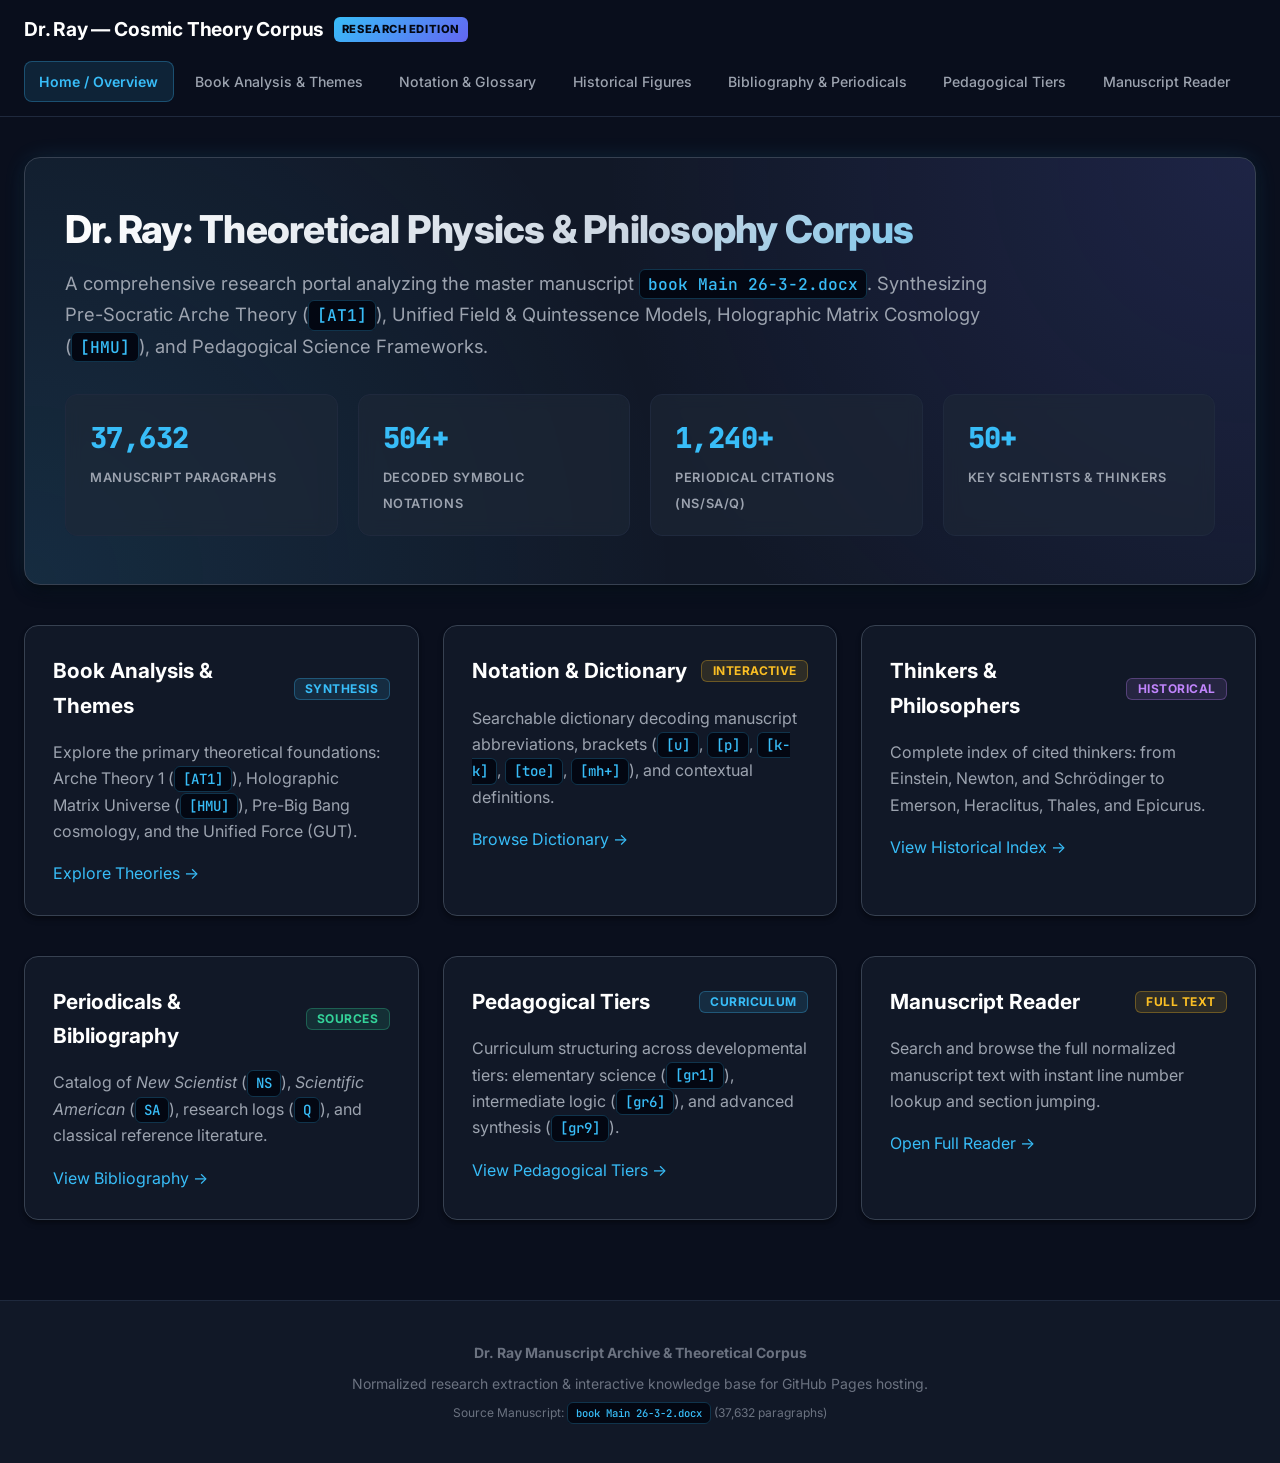
<file: index.html>
<!DOCTYPE html>
<html lang="en">
<head>
  <meta charset="UTF-8">
  <meta name="viewport" content="width=device-width, initial-scale=1.0">
  <title>Corpus Overview & Research Portal | Dr. Ray Theoretical Archive</title>
  <link rel="stylesheet" href="css/style.css">
  <link rel="preconnect" href="https://fonts.googleapis.com">
  <link rel="preconnect" href="https://fonts.gstatic.com" crossorigin>
</head>
<body>
<header class="site-header">
  <div class="header-container">
    <a href="index.html" class="brand-title">
      <span>Dr. Ray — Cosmic Theory Corpus</span>
      <span class="badge">Research Edition</span>
    </a>
    <nav class="main-nav">
      <a href="index.html" class="active">Home / Overview</a>
      <a href="core_theories.html">Book Analysis & Themes</a>
      <a href="glossary.html">Notation & Glossary</a>
      <a href="thinkers.html">Historical Figures</a>
      <a href="bibliography.html">Bibliography & Periodicals</a>
      <a href="pedagogy.html">Pedagogical Tiers</a>
      <a href="reader.html">Manuscript Reader</a>
    </nav>
  </div>
</header>

<main class="main-wrapper">
  <section class="hero">
    <h1>Dr. Ray: Theoretical Physics & Philosophy Corpus</h1>
    <p class="lead">
      A comprehensive research portal analyzing the master manuscript 
      <code>book Main 26-3-2.docx</code>. Synthesizing Pre-Socratic Arche Theory (<code>[AT1]</code>), 
      Unified Field & Quintessence Models, Holographic Matrix Cosmology (<code>[HMU]</code>), and 
      Pedagogical Science Frameworks.
    </p>
    <div class="hero-stats">
      <div class="stat-box">
        <span class="number">37,632</span>
        <span class="label">Manuscript Paragraphs</span>
      </div>
      <div class="stat-box">
        <span class="number">504+</span>
        <span class="label">Decoded Symbolic Notations</span>
      </div>
      <div class="stat-box">
        <span class="number">1,240+</span>
        <span class="label">Periodical Citations (NS/SA/Q)</span>
      </div>
      <div class="stat-box">
        <span class="number">50+</span>
        <span class="label">Key Scientists & Thinkers</span>
      </div>
    </div>
  </section>

  <div class="grid-3">
    <div class="card">
      <div class="card-title">
        <span>Book Analysis & Themes</span>
        <span class="badge-tag badge-blue">Synthesis</span>
      </div>
      <p style="color: var(--text-muted); margin-bottom: 1rem;">
        Explore the primary theoretical foundations: Arche Theory 1 (<code>[AT1]</code>), Holographic Matrix Universe (<code>[HMU]</code>), 
        Pre-Big Bang cosmology, and the Unified Force (GUT).
      </p>
      <a href="core_theories.html">Explore Theories &rarr;</a>
    </div>

    <div class="card">
      <div class="card-title">
        <span>Notation & Dictionary</span>
        <span class="badge-tag badge-gold">Interactive</span>
      </div>
      <p style="color: var(--text-muted); margin-bottom: 1rem;">
        Searchable dictionary decoding manuscript abbreviations, brackets (<code>[u]</code>, <code>[p]</code>, <code>[k-k]</code>, <code>[toe]</code>, <code>[mh+]</code>), and contextual definitions.
      </p>
      <a href="glossary.html">Browse Dictionary &rarr;</a>
    </div>

    <div class="card">
      <div class="card-title">
        <span>Thinkers & Philosophers</span>
        <span class="badge-tag badge-purple">Historical</span>
      </div>
      <p style="color: var(--text-muted); margin-bottom: 1rem;">
        Complete index of cited thinkers: from Einstein, Newton, and Schrödinger to Emerson, Heraclitus, Thales, and Epicurus.
      </p>
      <a href="thinkers.html">View Historical Index &rarr;</a>
    </div>
  </div>

  <div class="grid-3">
    <div class="card">
      <div class="card-title">
        <span>Periodicals & Bibliography</span>
        <span class="badge-tag badge-green">Sources</span>
      </div>
      <p style="color: var(--text-muted); margin-bottom: 1rem;">
        Catalog of <em>New Scientist</em> (<code>NS</code>), <em>Scientific American</em> (<code>SA</code>), research logs (<code>Q</code>), and classical reference literature.
      </p>
      <a href="bibliography.html">View Bibliography &rarr;</a>
    </div>

    <div class="card">
      <div class="card-title">
        <span>Pedagogical Tiers</span>
        <span class="badge-tag badge-blue">Curriculum</span>
      </div>
      <p style="color: var(--text-muted); margin-bottom: 1rem;">
        Curriculum structuring across developmental tiers: elementary science (<code>[gr1]</code>), intermediate logic (<code>[gr6]</code>), and advanced synthesis (<code>[gr9]</code>).
      </p>
      <a href="pedagogy.html">View Pedagogical Tiers &rarr;</a>
    </div>

    <div class="card">
      <div class="card-title">
        <span>Manuscript Reader</span>
        <span class="badge-tag badge-gold">Full Text</span>
      </div>
      <p style="color: var(--text-muted); margin-bottom: 1rem;">
        Search and browse the full normalized manuscript text with instant line number lookup and section jumping.
      </p>
      <a href="reader.html">Open Full Reader &rarr;</a>
    </div>
  </div>
</main>

<footer class="site-footer">
  <div style="max-width: 1200px; margin: 0 auto;">
    <p><strong>Dr. Ray Manuscript Archive & Theoretical Corpus</strong></p>
    <p style="margin-top: 0.5rem;">Normalized research extraction & interactive knowledge base for GitHub Pages hosting.</p>
    <p style="margin-top: 0.5rem; font-size: 0.75rem; color: var(--text-dim);">Source Manuscript: <code>book Main  26-3-2.docx</code> (37,632 paragraphs)</p>
  </div>
</footer>
</body>
</html>
</file>
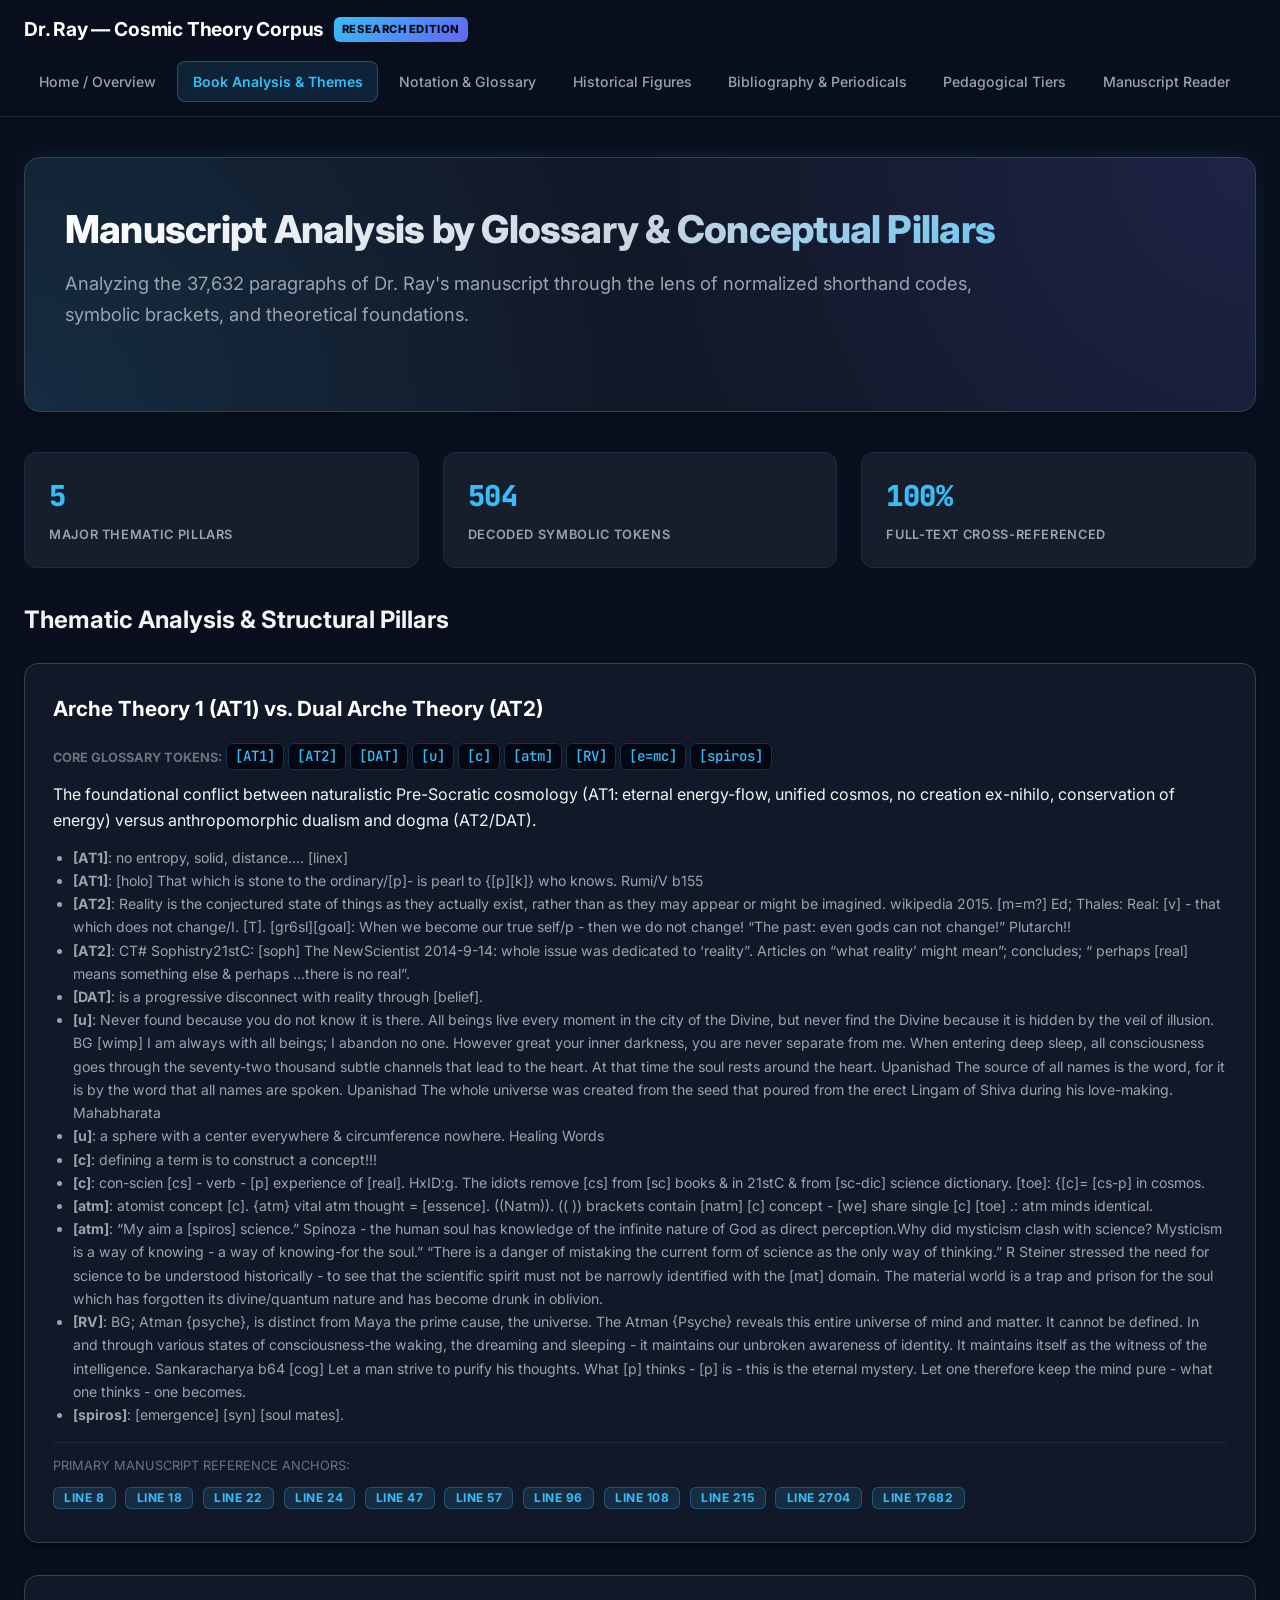
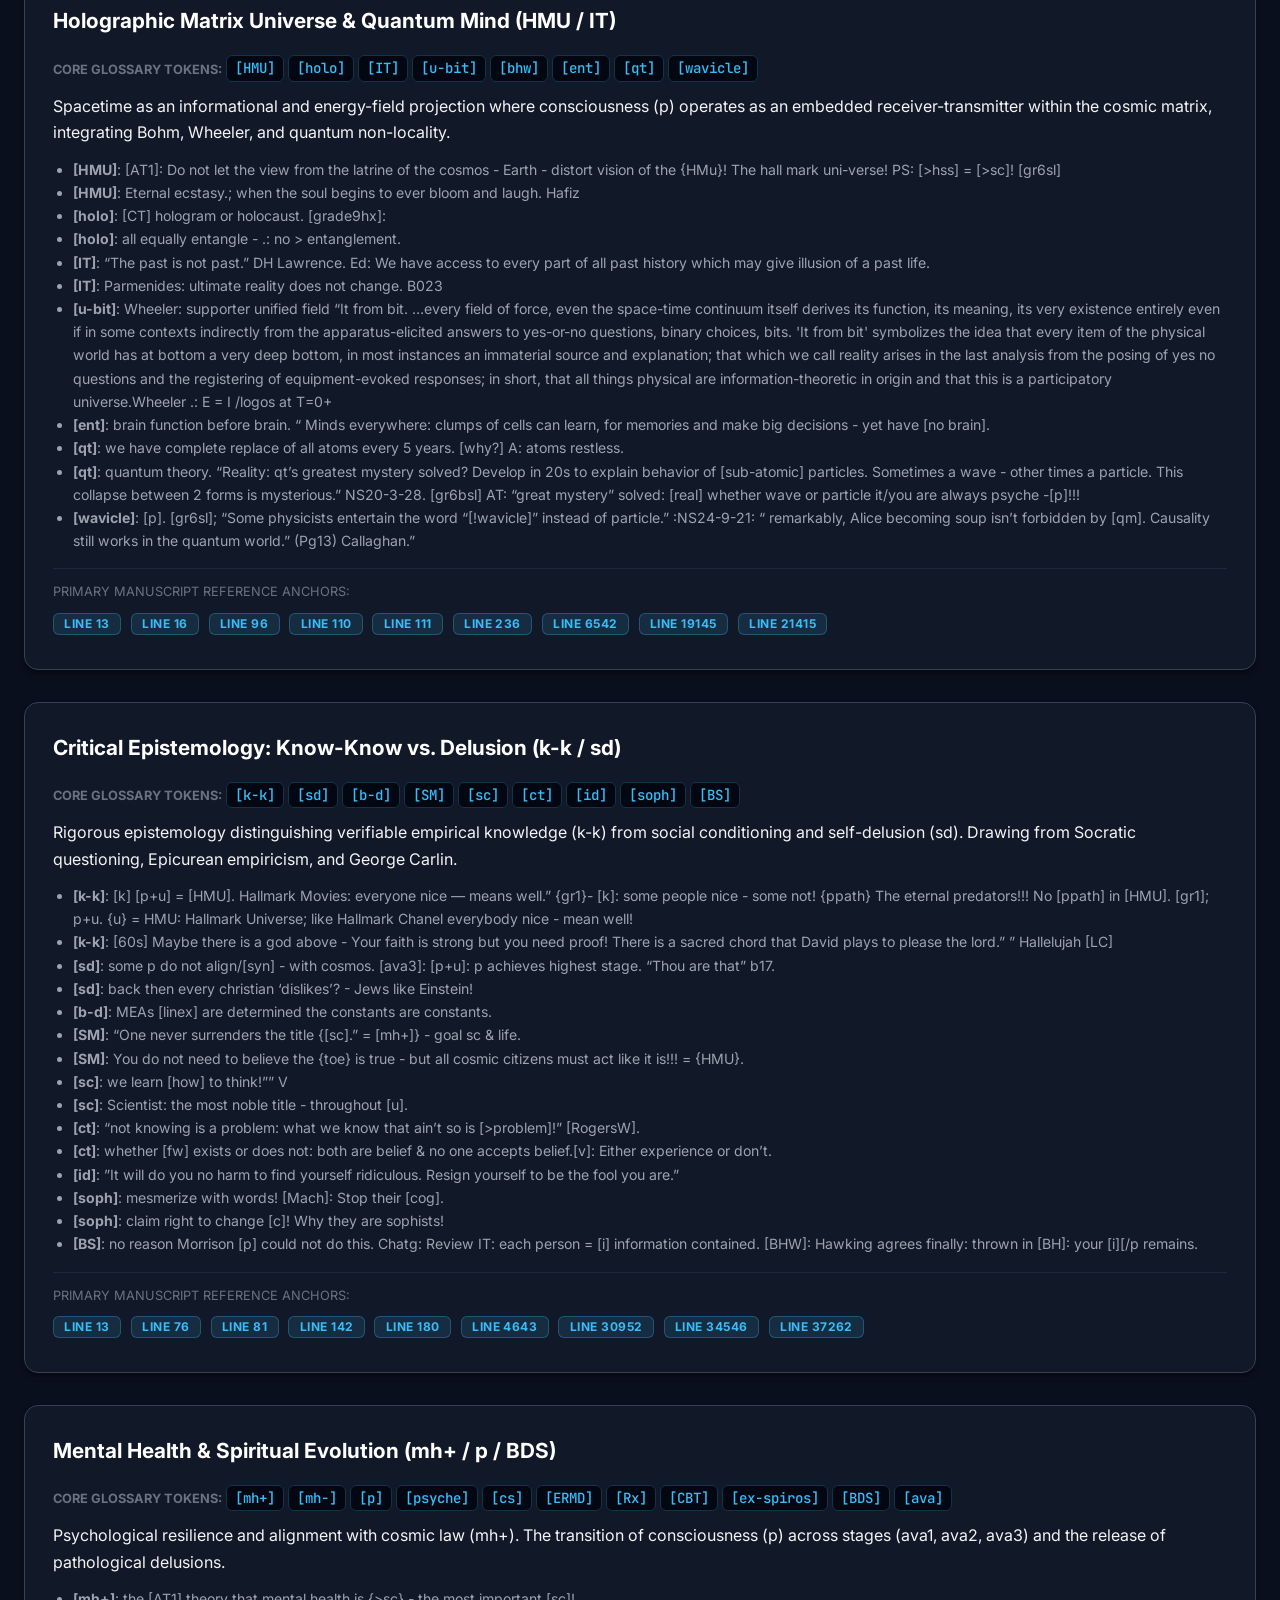
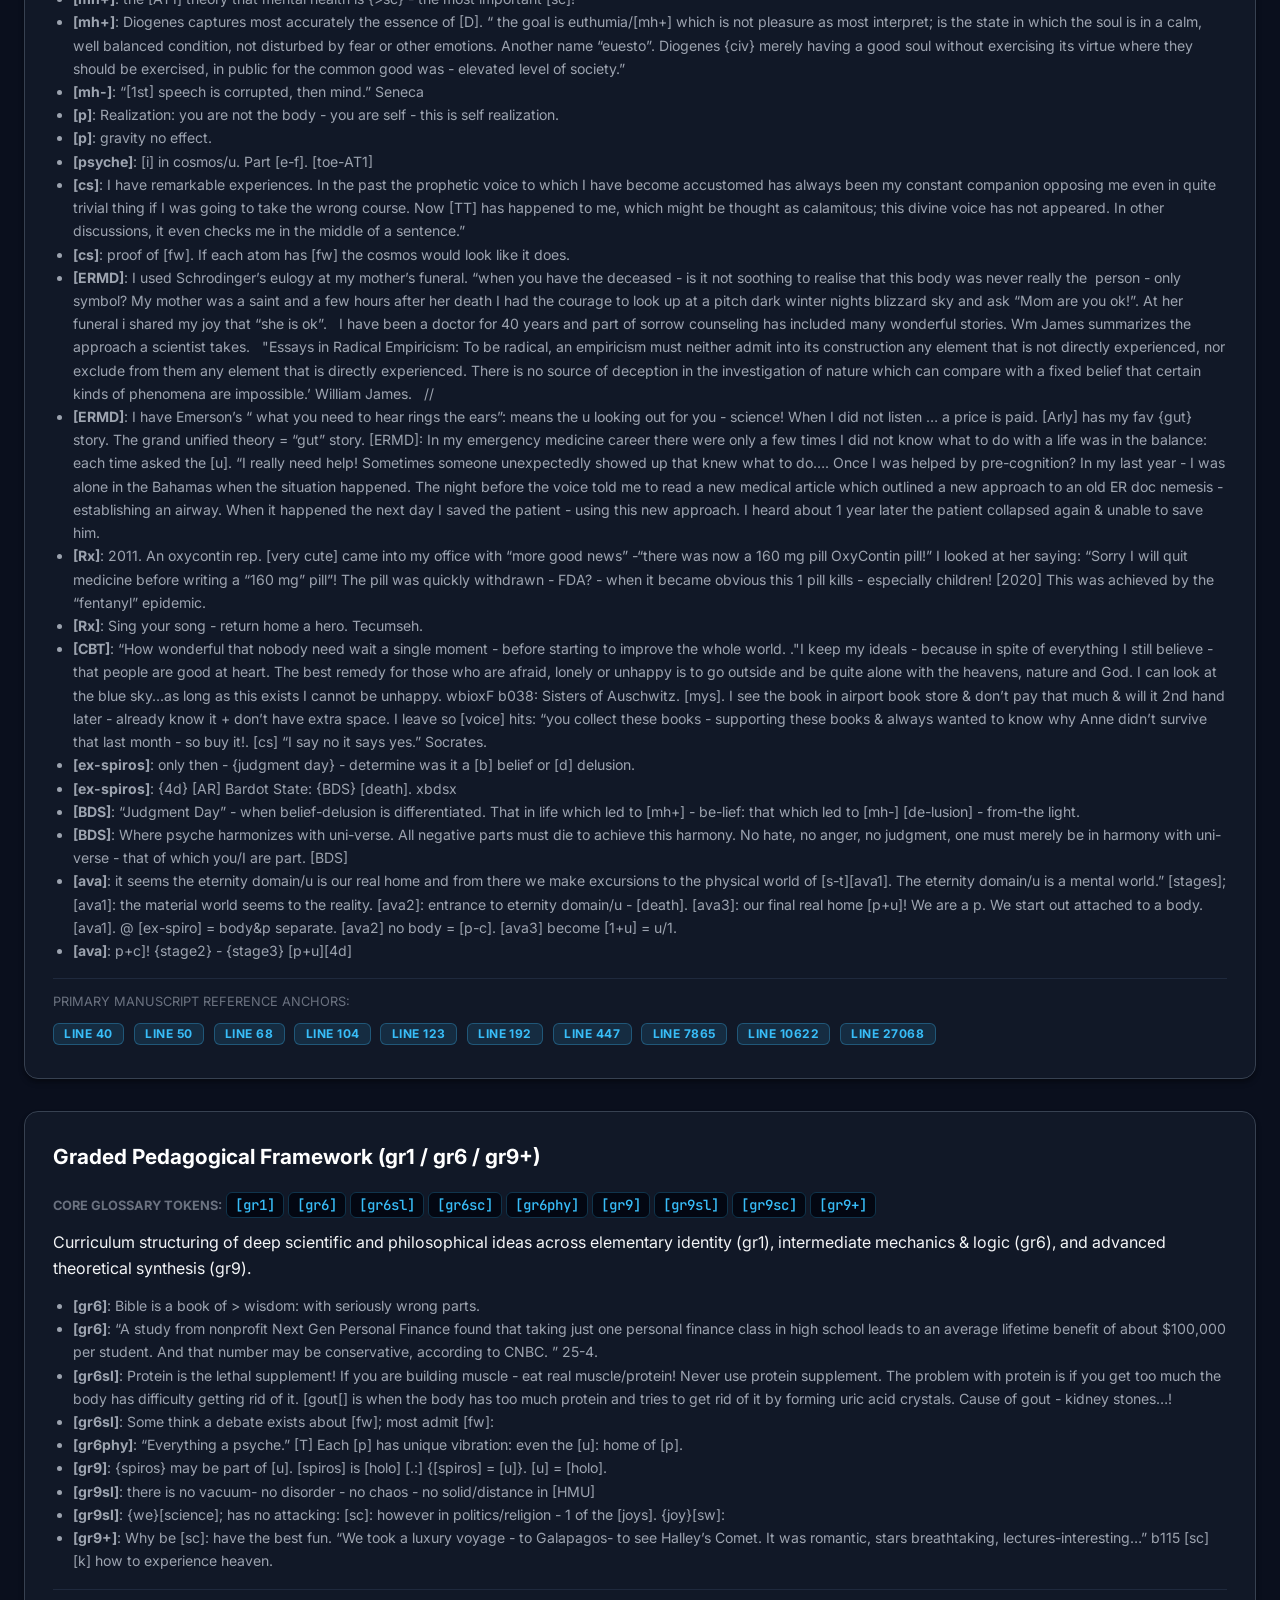
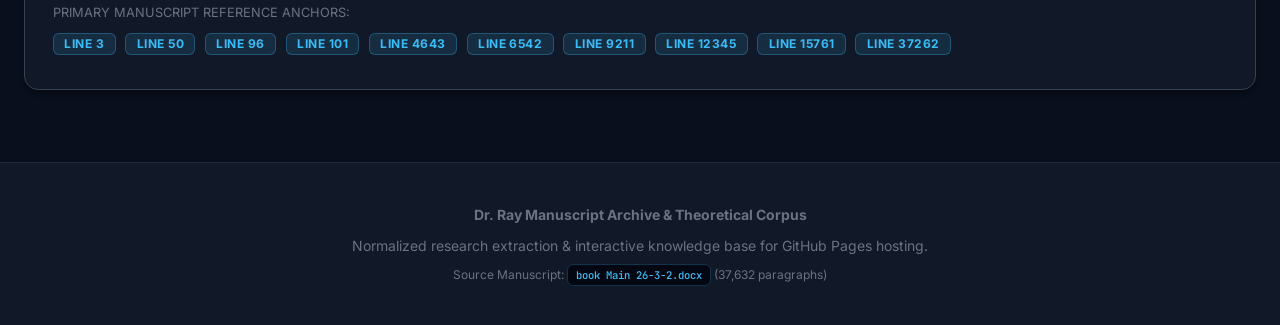
<file: core_theories.html>
<!DOCTYPE html>
<html lang="en">
<head>
  <meta charset="UTF-8">
  <meta name="viewport" content="width=device-width, initial-scale=1.0">
  <title>Book Analysis &amp; Thematic Synthesis | Dr. Ray Theoretical Archive</title>
  <link rel="stylesheet" href="css/style.css">
  <link rel="preconnect" href="https://fonts.googleapis.com">
  <link rel="preconnect" href="https://fonts.gstatic.com" crossorigin>
</head>
<body><header class="site-header">
  <div class="header-container">
    <a href="index.html" class="brand-title">
      <span>Dr. Ray — Cosmic Theory Corpus</span>
      <span class="badge">Research Edition</span>
    </a>
    <nav class="main-nav">
      <a href="index.html">Home / Overview</a>
<a href="core_theories.html" class="active">Book Analysis & Themes</a>
<a href="glossary.html">Notation & Glossary</a>
<a href="thinkers.html">Historical Figures</a>
<a href="bibliography.html">Bibliography & Periodicals</a>
<a href="pedagogy.html">Pedagogical Tiers</a>
<a href="reader.html">Manuscript Reader</a>

    </nav>
  </div>
</header>
<main class="main-wrapper">
  <div class="hero">
    <h1>Manuscript Analysis by Glossary & Conceptual Pillars</h1>
    <p class="lead">
      Analyzing the 37,632 paragraphs of Dr. Ray's manuscript through the lens of normalized shorthand codes, 
      symbolic brackets, and theoretical foundations.
    </p>
  </div>

  <div class="grid-3" style="margin-bottom: 2rem;">
    <div class="stat-box">
      <span class="number">5</span>
      <span class="label">Major Thematic Pillars</span>
    </div>
    <div class="stat-box">
      <span class="number">504</span>
      <span class="label">Decoded Symbolic Tokens</span>
    </div>
    <div class="stat-box">
      <span class="number">100%</span>
      <span class="label">Full-Text Cross-Referenced</span>
    </div>
  </div>

  <h2 style="margin-bottom: 1.5rem; color: var(--text-main);">Thematic Analysis & Structural Pillars</h2>
  
    <div class="card" style="margin-bottom: 2rem;">
      <div class="card-title">
        <span>Arche Theory 1 (AT1) vs. Dual Arche Theory (AT2)</span>
      </div>
      <div style="margin-bottom: 0.75rem;">
        <strong style="color: var(--text-dim); font-size: 0.8rem; text-transform: uppercase;">Core Glossary Tokens:</strong> <span class="token-pill">[AT1]</span> <span class="token-pill">[AT2]</span> <span class="token-pill">[DAT]</span> <span class="token-pill">[u]</span> <span class="token-pill">[c]</span> <span class="token-pill">[atm]</span> <span class="token-pill">[RV]</span> <span class="token-pill">[e=mc]</span> <span class="token-pill">[spiros]</span>
      </div>
      <p style="color: var(--text-main); font-size: 1rem; margin-bottom: 0.75rem;">
        The foundational conflict between naturalistic Pre-Socratic cosmology (AT1: eternal energy-flow, unified cosmos, no creation ex-nihilo, conservation of energy) versus anthropomorphic dualism and dogma (AT2/DAT).
      </p>
      <ul style='padding-left: 1.25rem; margin: 0.75rem 0; color: var(--text-muted); font-size: 0.88rem;'><li><strong>[AT1]</strong>: no entropy, solid, distance….  [linex]</li><li><strong>[AT1]</strong>: [holo] That which is stone to the ordinary/[p]-  is pearl to {[p][k]} who knows. Rumi/V  b155</li><li><strong>[AT2]</strong>: Reality is the conjectured state of things as they actually exist, rather than as they may appear or might be imagined. wikipedia 2015. [m=m?]  Ed; Thales: Real: [v] - that which does not change/I. [T].  [gr6sl][goal]:  When  we become our true self/p - then we do not change!  “The past: even gods can not change!” Plutarch!!</li><li><strong>[AT2]</strong>: CT#  Sophistry21stC: [soph]     The NewScientist 2014-9-14: whole issue was dedicated to ‘reality”. Articles on “what reality’ might mean”; concludes; “ perhaps [real] means something else &amp; perhaps …there is no real”.</li><li><strong>[DAT]</strong>: is a progressive disconnect with reality through [belief].</li><li><strong>[u]</strong>: Never found because you do not know it is there. All beings live every moment in the city of the Divine, but never find the Divine because it is hidden by the veil of illusion. BG  [wimp] I am always with all beings; I abandon no one. However great your inner darkness, you are never separate from me. When entering deep sleep, all consciousness goes through the seventy-two thousand subtle channels that lead to the heart. At that time the soul rests around the heart. Upanishad    The source of all names is the word, for it is by the word that all names are spoken. Upanishad       The whole universe  was created from the seed that poured from the erect Lingam of Shiva during his love-making. Mahabharata</li><li><strong>[u]</strong>: a sphere with a center everywhere &amp; circumference nowhere. Healing Words</li><li><strong>[c]</strong>: defining a term is to construct a concept!!!</li><li><strong>[c]</strong>: con-scien [cs] - verb - [p] experience of [real]. HxID:g. The idiots remove [cs] from [sc] books &amp; in 21stC &amp; from [sc-dic] science dictionary. [toe]: {[c]= [cs-p] in cosmos.</li><li><strong>[atm]</strong>: atomist concept [c].  {atm} vital atm thought = [essence]. ((Natm)).  (( )) brackets contain [natm] [c] concept - [we] share single [c] [toe] .: atm minds identical.</li><li><strong>[atm]</strong>: “My aim a [spiros] science.” Spinoza - the human soul has knowledge of the infinite nature of God as direct perception.Why did mysticism clash with science? Mysticism is a way of knowing -  a way of knowing-for the soul.” “There is a danger of mistaking the current form of science as the only way of thinking.” R Steiner stressed the need for science to be understood historically - to see that the scientific spirit must not be narrowly identified with the [mat]  domain.  The material world is a trap and prison for the soul which has forgotten its divine/quantum nature and has become drunk in oblivion.</li><li><strong>[RV]</strong>: BG;   Atman {psyche}, is distinct from Maya the prime cause, the universe. The Atman {Psyche} reveals this entire universe of mind and matter. It cannot be defined. In and through various states of consciousness-the waking, the dreaming and sleeping - it maintains our unbroken awareness of identity. It maintains itself as the witness of the intelligence. Sankaracharya b64 [cog] Let a man strive to purify his thoughts. What [p] thinks - [p] is - this is the eternal mystery. Let one therefore keep the mind pure - what one thinks - one becomes.</li><li><strong>[spiros]</strong>: [emergence] [syn] [soul mates].</li></ul>
      <div style="margin-top: 1rem; border-top: 1px solid var(--border-subtle); padding-top: 0.75rem;">
        <span style="color: var(--text-dim); font-size: 0.8rem; text-transform: uppercase; display: block; margin-bottom: 0.4rem;">Primary Manuscript Reference Anchors:</span>
        <div><a href="reader.html?line=8" class="badge-tag badge-blue" style="margin-right: 0.35rem; margin-bottom: 0.35rem; display: inline-block;">Line 8</a> <a href="reader.html?line=18" class="badge-tag badge-blue" style="margin-right: 0.35rem; margin-bottom: 0.35rem; display: inline-block;">Line 18</a> <a href="reader.html?line=22" class="badge-tag badge-blue" style="margin-right: 0.35rem; margin-bottom: 0.35rem; display: inline-block;">Line 22</a> <a href="reader.html?line=24" class="badge-tag badge-blue" style="margin-right: 0.35rem; margin-bottom: 0.35rem; display: inline-block;">Line 24</a> <a href="reader.html?line=47" class="badge-tag badge-blue" style="margin-right: 0.35rem; margin-bottom: 0.35rem; display: inline-block;">Line 47</a> <a href="reader.html?line=57" class="badge-tag badge-blue" style="margin-right: 0.35rem; margin-bottom: 0.35rem; display: inline-block;">Line 57</a> <a href="reader.html?line=96" class="badge-tag badge-blue" style="margin-right: 0.35rem; margin-bottom: 0.35rem; display: inline-block;">Line 96</a> <a href="reader.html?line=108" class="badge-tag badge-blue" style="margin-right: 0.35rem; margin-bottom: 0.35rem; display: inline-block;">Line 108</a> <a href="reader.html?line=215" class="badge-tag badge-blue" style="margin-right: 0.35rem; margin-bottom: 0.35rem; display: inline-block;">Line 215</a> <a href="reader.html?line=2704" class="badge-tag badge-blue" style="margin-right: 0.35rem; margin-bottom: 0.35rem; display: inline-block;">Line 2704</a> <a href="reader.html?line=17682" class="badge-tag badge-blue" style="margin-right: 0.35rem; margin-bottom: 0.35rem; display: inline-block;">Line 17682</a></div>
      </div>
    </div>
    
    <div class="card" style="margin-bottom: 2rem;">
      <div class="card-title">
        <span>Holographic Matrix Universe &amp; Quantum Mind (HMU / IT)</span>
      </div>
      <div style="margin-bottom: 0.75rem;">
        <strong style="color: var(--text-dim); font-size: 0.8rem; text-transform: uppercase;">Core Glossary Tokens:</strong> <span class="token-pill">[HMU]</span> <span class="token-pill">[holo]</span> <span class="token-pill">[IT]</span> <span class="token-pill">[u-bit]</span> <span class="token-pill">[bhw]</span> <span class="token-pill">[ent]</span> <span class="token-pill">[qt]</span> <span class="token-pill">[wavicle]</span>
      </div>
      <p style="color: var(--text-main); font-size: 1rem; margin-bottom: 0.75rem;">
        Spacetime as an informational and energy-field projection where consciousness (p) operates as an embedded receiver-transmitter within the cosmic matrix, integrating Bohm, Wheeler, and quantum non-locality.
      </p>
      <ul style='padding-left: 1.25rem; margin: 0.75rem 0; color: var(--text-muted); font-size: 0.88rem;'><li><strong>[HMU]</strong>: [AT1]: Do not let the view from the latrine of the cosmos - Earth - distort vision of the {HMu}! The hall mark uni-verse!  PS: [&gt;hss] = [&gt;sc]!  [gr6sl]</li><li><strong>[HMU]</strong>: Eternal ecstasy.; when the soul begins to ever bloom and laugh. Hafiz</li><li><strong>[holo]</strong>: [CT] hologram or holocaust. [grade9hx]:</li><li><strong>[holo]</strong>: all equally entangle - .: no &gt; entanglement.</li><li><strong>[IT]</strong>: “The past is not past.” DH Lawrence.  Ed: We have access to every part of all past history which may give illusion of a past life.</li><li><strong>[IT]</strong>: Parmenides: ultimate reality does not change. B023</li><li><strong>[u-bit]</strong>: Wheeler: supporter  unified field “It from bit. …every field of force, even the space-time continuum itself derives its function, its meaning, its very existence entirely even if in some contexts indirectly from the apparatus-elicited answers to yes-or-no questions, binary choices, bits. &#x27;It from bit&#x27; symbolizes the idea that every item of the physical world has at bottom a very deep bottom, in most instances an immaterial source and explanation; that which we call reality arises in the last analysis from the posing of yes no questions and the registering of equipment-evoked responses; in short, that all things physical are information-theoretic in origin and that this is a participatory universe.Wheeler    .: E = I /logos at T=0+</li><li><strong>[ent]</strong>: brain function before brain. “ Minds everywhere: clumps of cells can learn, for memories and make big decisions - yet have [no brain].</li><li><strong>[qt]</strong>: we have complete replace of all atoms every 5 years.  [why?] A: atoms restless.</li><li><strong>[qt]</strong>: quantum theory. “Reality: qt’s greatest mystery solved? Develop in 20s to explain behavior of [sub-atomic] particles. Sometimes a wave - other times a particle. This collapse between 2 forms is mysterious.” NS20-3-28.  [gr6bsl] AT: “great mystery” solved: [real] whether wave or particle it/you are always psyche -[p]!!!</li><li><strong>[wavicle]</strong>: [p]. [gr6sl];   “Some physicists entertain the word “[!wavicle]” instead of particle.” :NS24-9-21: “ remarkably, Alice becoming soup isn’t forbidden by [qm]. Causality still works in the quantum world.” (Pg13) Callaghan.”</li></ul>
      <div style="margin-top: 1rem; border-top: 1px solid var(--border-subtle); padding-top: 0.75rem;">
        <span style="color: var(--text-dim); font-size: 0.8rem; text-transform: uppercase; display: block; margin-bottom: 0.4rem;">Primary Manuscript Reference Anchors:</span>
        <div><a href="reader.html?line=13" class="badge-tag badge-blue" style="margin-right: 0.35rem; margin-bottom: 0.35rem; display: inline-block;">Line 13</a> <a href="reader.html?line=16" class="badge-tag badge-blue" style="margin-right: 0.35rem; margin-bottom: 0.35rem; display: inline-block;">Line 16</a> <a href="reader.html?line=96" class="badge-tag badge-blue" style="margin-right: 0.35rem; margin-bottom: 0.35rem; display: inline-block;">Line 96</a> <a href="reader.html?line=110" class="badge-tag badge-blue" style="margin-right: 0.35rem; margin-bottom: 0.35rem; display: inline-block;">Line 110</a> <a href="reader.html?line=111" class="badge-tag badge-blue" style="margin-right: 0.35rem; margin-bottom: 0.35rem; display: inline-block;">Line 111</a> <a href="reader.html?line=236" class="badge-tag badge-blue" style="margin-right: 0.35rem; margin-bottom: 0.35rem; display: inline-block;">Line 236</a> <a href="reader.html?line=6542" class="badge-tag badge-blue" style="margin-right: 0.35rem; margin-bottom: 0.35rem; display: inline-block;">Line 6542</a> <a href="reader.html?line=19145" class="badge-tag badge-blue" style="margin-right: 0.35rem; margin-bottom: 0.35rem; display: inline-block;">Line 19145</a> <a href="reader.html?line=21415" class="badge-tag badge-blue" style="margin-right: 0.35rem; margin-bottom: 0.35rem; display: inline-block;">Line 21415</a></div>
      </div>
    </div>
    
    <div class="card" style="margin-bottom: 2rem;">
      <div class="card-title">
        <span>Critical Epistemology: Know-Know vs. Delusion (k-k / sd)</span>
      </div>
      <div style="margin-bottom: 0.75rem;">
        <strong style="color: var(--text-dim); font-size: 0.8rem; text-transform: uppercase;">Core Glossary Tokens:</strong> <span class="token-pill">[k-k]</span> <span class="token-pill">[sd]</span> <span class="token-pill">[b-d]</span> <span class="token-pill">[SM]</span> <span class="token-pill">[sc]</span> <span class="token-pill">[ct]</span> <span class="token-pill">[id]</span> <span class="token-pill">[soph]</span> <span class="token-pill">[BS]</span>
      </div>
      <p style="color: var(--text-main); font-size: 1rem; margin-bottom: 0.75rem;">
        Rigorous epistemology distinguishing verifiable empirical knowledge (k-k) from social conditioning and self-delusion (sd). Drawing from Socratic questioning, Epicurean empiricism, and George Carlin.
      </p>
      <ul style='padding-left: 1.25rem; margin: 0.75rem 0; color: var(--text-muted); font-size: 0.88rem;'><li><strong>[k-k]</strong>: [k] [p+u] = [HMU]. Hallmark Movies: everyone nice — means well.”  {gr1}- [k]: some people nice - some not! {ppath} The eternal predators!!!  No [ppath] in [HMU].  [gr1]; p+u. {u} = HMU: Hallmark Universe; like Hallmark Chanel everybody nice - mean well!</li><li><strong>[k-k]</strong>: [60s]  Maybe there is a god above - Your faith is strong but you need proof! There is a sacred chord that David plays to please the lord.” ” Hallelujah [LC]</li><li><strong>[sd]</strong>: some p do not align/[syn] - with cosmos.  [ava3]: [p+u]: p achieves highest stage. “Thou are that” b17.</li><li><strong>[sd]</strong>: back then every christian ‘dislikes’? - Jews like Einstein!</li><li><strong>[b-d]</strong>: MEAs [linex] are determined the constants are constants.</li><li><strong>[SM]</strong>: “One never surrenders the title {[sc].” = [mh+]}  - goal sc &amp; life.</li><li><strong>[SM]</strong>: You do not need to believe the {toe} is true - but all cosmic citizens must act like it is!!! = {HMU}.</li><li><strong>[sc]</strong>: we learn [how] to think!”” V</li><li><strong>[sc]</strong>: Scientist: the most noble title - throughout [u].</li><li><strong>[ct]</strong>: “not knowing is a problem: what we know that ain’t so is [&gt;problem]!” [RogersW].</li><li><strong>[ct]</strong>: whether [fw] exists or does not: both are belief &amp; no one accepts belief.[v]: Either experience or don’t.</li><li><strong>[id]</strong>: ”It will do you no harm to find yourself ridiculous. Resign yourself to be the fool you are.”</li><li><strong>[soph]</strong>: mesmerize with words! [Mach]: Stop their [cog].</li><li><strong>[soph]</strong>: claim right to change [c]! Why they are sophists!</li><li><strong>[BS]</strong>: no reason Morrison [p] could not do this. Chatg: Review IT: each person = [i] information contained. [BHW]: Hawking agrees finally: thrown in [BH]: your [i][/p remains.</li></ul>
      <div style="margin-top: 1rem; border-top: 1px solid var(--border-subtle); padding-top: 0.75rem;">
        <span style="color: var(--text-dim); font-size: 0.8rem; text-transform: uppercase; display: block; margin-bottom: 0.4rem;">Primary Manuscript Reference Anchors:</span>
        <div><a href="reader.html?line=13" class="badge-tag badge-blue" style="margin-right: 0.35rem; margin-bottom: 0.35rem; display: inline-block;">Line 13</a> <a href="reader.html?line=76" class="badge-tag badge-blue" style="margin-right: 0.35rem; margin-bottom: 0.35rem; display: inline-block;">Line 76</a> <a href="reader.html?line=81" class="badge-tag badge-blue" style="margin-right: 0.35rem; margin-bottom: 0.35rem; display: inline-block;">Line 81</a> <a href="reader.html?line=142" class="badge-tag badge-blue" style="margin-right: 0.35rem; margin-bottom: 0.35rem; display: inline-block;">Line 142</a> <a href="reader.html?line=180" class="badge-tag badge-blue" style="margin-right: 0.35rem; margin-bottom: 0.35rem; display: inline-block;">Line 180</a> <a href="reader.html?line=4643" class="badge-tag badge-blue" style="margin-right: 0.35rem; margin-bottom: 0.35rem; display: inline-block;">Line 4643</a> <a href="reader.html?line=30952" class="badge-tag badge-blue" style="margin-right: 0.35rem; margin-bottom: 0.35rem; display: inline-block;">Line 30952</a> <a href="reader.html?line=34546" class="badge-tag badge-blue" style="margin-right: 0.35rem; margin-bottom: 0.35rem; display: inline-block;">Line 34546</a> <a href="reader.html?line=37262" class="badge-tag badge-blue" style="margin-right: 0.35rem; margin-bottom: 0.35rem; display: inline-block;">Line 37262</a></div>
      </div>
    </div>
    
    <div class="card" style="margin-bottom: 2rem;">
      <div class="card-title">
        <span>Mental Health &amp; Spiritual Evolution (mh+ / p / BDS)</span>
      </div>
      <div style="margin-bottom: 0.75rem;">
        <strong style="color: var(--text-dim); font-size: 0.8rem; text-transform: uppercase;">Core Glossary Tokens:</strong> <span class="token-pill">[mh+]</span> <span class="token-pill">[mh-]</span> <span class="token-pill">[p]</span> <span class="token-pill">[psyche]</span> <span class="token-pill">[cs]</span> <span class="token-pill">[ERMD]</span> <span class="token-pill">[Rx]</span> <span class="token-pill">[CBT]</span> <span class="token-pill">[ex-spiros]</span> <span class="token-pill">[BDS]</span> <span class="token-pill">[ava]</span>
      </div>
      <p style="color: var(--text-main); font-size: 1rem; margin-bottom: 0.75rem;">
        Psychological resilience and alignment with cosmic law (mh+). The transition of consciousness (p) across stages (ava1, ava2, ava3) and the release of pathological delusions.
      </p>
      <ul style='padding-left: 1.25rem; margin: 0.75rem 0; color: var(--text-muted); font-size: 0.88rem;'><li><strong>[mh+]</strong>: the [AT1] theory that mental health is {&gt;sc} - the most important [sc]!</li><li><strong>[mh+]</strong>: Diogenes captures most accurately the essence of [D]. “ the goal is euthumia/[mh+] which is not pleasure as most interpret; is the state in which the soul is in a calm, well balanced condition, not disturbed by fear or other emotions. Another name “euesto”. Diogenes   {civ} merely having a good soul without exercising its virtue where they should be exercised, in public for the common good was - elevated level of society.”</li><li><strong>[mh-]</strong>: “[1st] speech is corrupted, then mind.” Seneca</li><li><strong>[p]</strong>: Realization: you are not the body - you are self -  this is self realization.</li><li><strong>[p]</strong>: gravity no effect.</li><li><strong>[psyche]</strong>: [i] in cosmos/u. Part [e-f]. [toe-AT1]</li><li><strong>[cs]</strong>: I have remarkable experiences. In the past the prophetic voice to which I have become accustomed has always been my constant companion opposing me even in quite trivial thing if I was going to take the wrong course. Now [TT] has happened to me, which might be thought as calamitous; this divine voice has not appeared. In other discussions, it even checks me in the middle of a sentence.”</li><li><strong>[cs]</strong>: proof of [fw]. If each atom has [fw] the cosmos would look like it does.</li><li><strong>[ERMD]</strong>: I used Schrodinger’s eulogy at my mother’s funeral. “when you have the deceased - is it not soothing to realise that this body was never really the  person - only symbol? My mother was a saint and a few hours after her death I had the courage to look up at a pitch dark winter nights blizzard sky and ask “Mom are you ok!”. At her funeral i shared my joy that “she is ok”.   I have been a doctor for 40 years and part of sorrow counseling has included many wonderful stories. Wm James summarizes the approach a scientist takes.   &quot;Essays in Radical Empiricism: To be radical, an empiricism must neither admit into its construction any element that is not directly experienced, nor exclude from them any element that is directly experienced. There is no source of deception in the investigation of nature which can compare with a fixed belief that certain kinds of phenomena are impossible.’ William James.    //</li><li><strong>[ERMD]</strong>: I have Emerson’s “ what you need to hear rings the ears”:  means the u looking out for you - science! When I did not listen … a price is paid.  [Arly] has my fav {gut} story. The grand unified theory = “gut” story.   [ERMD]: In my emergency medicine career there were only a few times I did not know what to do with a life was in the balance: each time asked the [u]. “I really need help!  Sometimes someone unexpectedly showed up that knew what to do…. Once I was helped by pre-cognition?  In my last year - I was alone in the Bahamas  when the situation happened.  The night before the voice told me to read a new medical article which outlined a new approach to an old ER doc nemesis - establishing an airway. When it happened the next day I saved the patient - using this new approach. I heard about 1 year later the patient collapsed again &amp; unable to save him.</li><li><strong>[Rx]</strong>: 2011. An oxycontin rep. [very cute] came into my office with “more good news” -“there was now a 160 mg pill OxyContin pill!” I looked at her saying: “Sorry I will quit medicine before writing a “160 mg” pill”!  The pill was quickly  withdrawn - FDA? -  when it became obvious this 1 pill kills - especially children!  [2020] This was achieved by the “fentanyl” epidemic.</li><li><strong>[Rx]</strong>: Sing your song - return home a hero. Tecumseh.</li><li><strong>[CBT]</strong>: “How wonderful that nobody need wait a single moment - before starting to improve the whole world. .&quot;I keep my ideals - because in spite of everything I still believe - that people are good at heart. The best remedy for those who are afraid, lonely or unhappy is to go outside  and be quite alone with the heavens, nature and God.  I can look at the blue sky...as long as this exists I cannot be unhappy.  wbioxF  b038: Sisters of Auschwitz. [mys]. I see the book in airport book store &amp; don’t pay that much &amp; will it 2nd hand later -  already know it  + don’t have extra  space. I leave so [voice] hits:  “you collect these books - supporting these books &amp; always wanted to know why Anne didn’t survive that last month - so buy it!.    [cs]  “I say no it says yes.” Socrates.</li><li><strong>[ex-spiros]</strong>: only then - {judgment day} - determine was it a [b] belief or [d] delusion.</li><li><strong>[ex-spiros]</strong>: {4d} [AR] Bardot State: {BDS} [death].  xbdsx</li><li><strong>[BDS]</strong>: “Judgment Day” - when belief-delusion is differentiated.  That in life which led to [mh+] - be-lief: that which led to [mh-] [de-lusion] - from-the light.</li><li><strong>[BDS]</strong>: Where psyche harmonizes with uni-verse. All negative parts must die to achieve this harmony.      No hate, no anger, no judgment, one must merely be in harmony with uni-verse - that of which you/I are part.  [BDS]</li><li><strong>[ava]</strong>: it seems the eternity domain/u is our real home and from there we make  excursions to the physical world of [s-t][ava1]. The eternity domain/u is a mental world.” [stages]; [ava1]: the material world seems to the reality. [ava2]: entrance to eternity domain/u - [death]. [ava3]: our final real home [p+u]!  We are a p. We start out attached to a body.[ava1]. @ [ex-spiro] = body&amp;p separate. [ava2] no body = [p-c]. [ava3] become [1+u] = u/1.</li><li><strong>[ava]</strong>: p+c]! {stage2} - {stage3} [p+u][4d]</li></ul>
      <div style="margin-top: 1rem; border-top: 1px solid var(--border-subtle); padding-top: 0.75rem;">
        <span style="color: var(--text-dim); font-size: 0.8rem; text-transform: uppercase; display: block; margin-bottom: 0.4rem;">Primary Manuscript Reference Anchors:</span>
        <div><a href="reader.html?line=40" class="badge-tag badge-blue" style="margin-right: 0.35rem; margin-bottom: 0.35rem; display: inline-block;">Line 40</a> <a href="reader.html?line=50" class="badge-tag badge-blue" style="margin-right: 0.35rem; margin-bottom: 0.35rem; display: inline-block;">Line 50</a> <a href="reader.html?line=68" class="badge-tag badge-blue" style="margin-right: 0.35rem; margin-bottom: 0.35rem; display: inline-block;">Line 68</a> <a href="reader.html?line=104" class="badge-tag badge-blue" style="margin-right: 0.35rem; margin-bottom: 0.35rem; display: inline-block;">Line 104</a> <a href="reader.html?line=123" class="badge-tag badge-blue" style="margin-right: 0.35rem; margin-bottom: 0.35rem; display: inline-block;">Line 123</a> <a href="reader.html?line=192" class="badge-tag badge-blue" style="margin-right: 0.35rem; margin-bottom: 0.35rem; display: inline-block;">Line 192</a> <a href="reader.html?line=447" class="badge-tag badge-blue" style="margin-right: 0.35rem; margin-bottom: 0.35rem; display: inline-block;">Line 447</a> <a href="reader.html?line=7865" class="badge-tag badge-blue" style="margin-right: 0.35rem; margin-bottom: 0.35rem; display: inline-block;">Line 7865</a> <a href="reader.html?line=10622" class="badge-tag badge-blue" style="margin-right: 0.35rem; margin-bottom: 0.35rem; display: inline-block;">Line 10622</a> <a href="reader.html?line=27068" class="badge-tag badge-blue" style="margin-right: 0.35rem; margin-bottom: 0.35rem; display: inline-block;">Line 27068</a></div>
      </div>
    </div>
    
    <div class="card" style="margin-bottom: 2rem;">
      <div class="card-title">
        <span>Graded Pedagogical Framework (gr1 / gr6 / gr9+)</span>
      </div>
      <div style="margin-bottom: 0.75rem;">
        <strong style="color: var(--text-dim); font-size: 0.8rem; text-transform: uppercase;">Core Glossary Tokens:</strong> <span class="token-pill">[gr1]</span> <span class="token-pill">[gr6]</span> <span class="token-pill">[gr6sl]</span> <span class="token-pill">[gr6sc]</span> <span class="token-pill">[gr6phy]</span> <span class="token-pill">[gr9]</span> <span class="token-pill">[gr9sl]</span> <span class="token-pill">[gr9sc]</span> <span class="token-pill">[gr9+]</span>
      </div>
      <p style="color: var(--text-main); font-size: 1rem; margin-bottom: 0.75rem;">
        Curriculum structuring of deep scientific and philosophical ideas across elementary identity (gr1), intermediate mechanics &amp; logic (gr6), and advanced theoretical synthesis (gr9).
      </p>
      <ul style='padding-left: 1.25rem; margin: 0.75rem 0; color: var(--text-muted); font-size: 0.88rem;'><li><strong>[gr6]</strong>: Bible is a book of &gt; wisdom: with seriously wrong parts.</li><li><strong>[gr6]</strong>: “A study from nonprofit Next Gen Personal Finance found that taking just one personal finance class in high school leads to an average lifetime benefit of about $100,000 per student. And that number may be conservative, according to CNBC. ” 25-4.</li><li><strong>[gr6sl]</strong>: Protein is the lethal supplement! If you are building muscle - eat real muscle/protein! Never use protein supplement. The problem with protein is if you get too much the body has difficulty getting rid of it. [gout[] is when the body has too much protein and tries to get rid of it by forming uric acid crystals. Cause of gout - kidney stones…!</li><li><strong>[gr6sl]</strong>: Some think a debate exists about [fw]; most admit [fw]:</li><li><strong>[gr6phy]</strong>: “Everything a psyche.” [T]   Each [p] has unique vibration: even the [u]: home of [p].</li><li><strong>[gr9]</strong>: {spiros} may be part of [u]. [spiros] is [holo] [.:] {[spiros] = [u]}.  [u] = [holo].</li><li><strong>[gr9sl]</strong>: there is no vacuum- no disorder - no chaos - no solid/distance in [HMU]</li><li><strong>[gr9sl]</strong>: {we}[science]; has no attacking:  [sc]: however in politics/religion - 1 of the [joys]. {joy}[sw]:</li><li><strong>[gr9+]</strong>: Why be [sc]: have the best fun. “We took a luxury voyage - to Galapagos- to see Halley’s Comet. It was romantic, stars breathtaking, lectures-interesting…” b115   [sc]  [k] how to experience heaven.</li></ul>
      <div style="margin-top: 1rem; border-top: 1px solid var(--border-subtle); padding-top: 0.75rem;">
        <span style="color: var(--text-dim); font-size: 0.8rem; text-transform: uppercase; display: block; margin-bottom: 0.4rem;">Primary Manuscript Reference Anchors:</span>
        <div><a href="reader.html?line=3" class="badge-tag badge-blue" style="margin-right: 0.35rem; margin-bottom: 0.35rem; display: inline-block;">Line 3</a> <a href="reader.html?line=50" class="badge-tag badge-blue" style="margin-right: 0.35rem; margin-bottom: 0.35rem; display: inline-block;">Line 50</a> <a href="reader.html?line=96" class="badge-tag badge-blue" style="margin-right: 0.35rem; margin-bottom: 0.35rem; display: inline-block;">Line 96</a> <a href="reader.html?line=101" class="badge-tag badge-blue" style="margin-right: 0.35rem; margin-bottom: 0.35rem; display: inline-block;">Line 101</a> <a href="reader.html?line=4643" class="badge-tag badge-blue" style="margin-right: 0.35rem; margin-bottom: 0.35rem; display: inline-block;">Line 4643</a> <a href="reader.html?line=6542" class="badge-tag badge-blue" style="margin-right: 0.35rem; margin-bottom: 0.35rem; display: inline-block;">Line 6542</a> <a href="reader.html?line=9211" class="badge-tag badge-blue" style="margin-right: 0.35rem; margin-bottom: 0.35rem; display: inline-block;">Line 9211</a> <a href="reader.html?line=12345" class="badge-tag badge-blue" style="margin-right: 0.35rem; margin-bottom: 0.35rem; display: inline-block;">Line 12345</a> <a href="reader.html?line=15761" class="badge-tag badge-blue" style="margin-right: 0.35rem; margin-bottom: 0.35rem; display: inline-block;">Line 15761</a> <a href="reader.html?line=37262" class="badge-tag badge-blue" style="margin-right: 0.35rem; margin-bottom: 0.35rem; display: inline-block;">Line 37262</a></div>
      </div>
    </div>
    
</main>
<footer class="site-footer">
  <div style="max-width: 1200px; margin: 0 auto;">
    <p><strong>Dr. Ray Manuscript Archive & Theoretical Corpus</strong></p>
    <p style="margin-top: 0.5rem;">Normalized research extraction & interactive knowledge base for GitHub Pages hosting.</p>
    <p style="margin-top: 0.5rem; font-size: 0.75rem; color: var(--text-dim);">Source Manuscript: <code>book Main  26-3-2.docx</code> (37,632 paragraphs)</p>
  </div>
</footer>
</body>
</html>
</file>
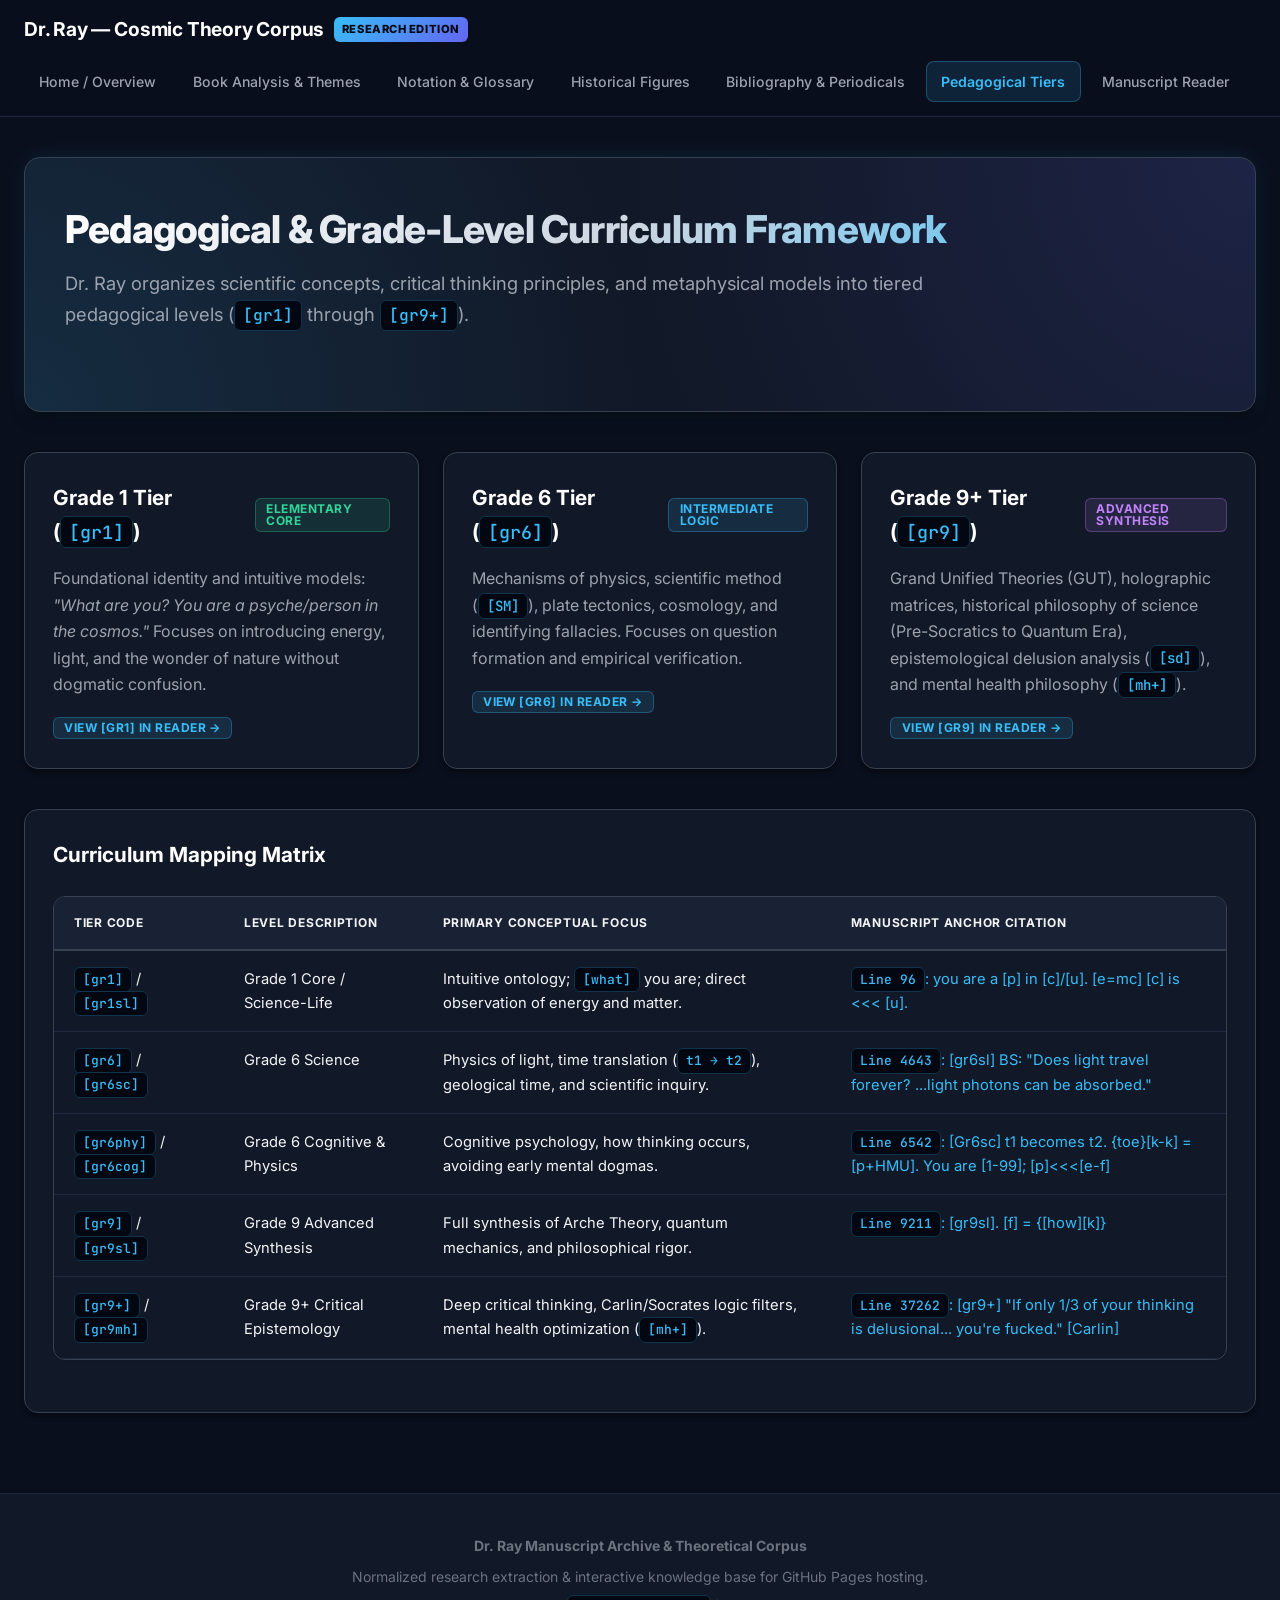
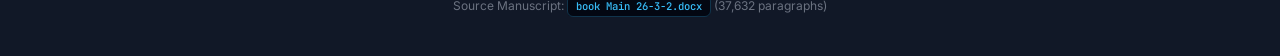
<file: pedagogy.html>
<!DOCTYPE html>
<html lang="en">
<head>
  <meta charset="UTF-8">
  <meta name="viewport" content="width=device-width, initial-scale=1.0">
  <title>Pedagogical Curriculum Tiers | Dr. Ray Theoretical Archive</title>
  <link rel="stylesheet" href="css/style.css">
  <link rel="preconnect" href="https://fonts.googleapis.com">
  <link rel="preconnect" href="https://fonts.gstatic.com" crossorigin>
</head>
<body>
<header class="site-header">
  <div class="header-container">
    <a href="index.html" class="brand-title">
      <span>Dr. Ray — Cosmic Theory Corpus</span>
      <span class="badge">Research Edition</span>
    </a>
    <nav class="main-nav">
      <a href="index.html">Home / Overview</a>
      <a href="core_theories.html">Book Analysis & Themes</a>
      <a href="glossary.html">Notation & Glossary</a>
      <a href="thinkers.html">Historical Figures</a>
      <a href="bibliography.html">Bibliography & Periodicals</a>
      <a href="pedagogy.html" class="active">Pedagogical Tiers</a>
      <a href="reader.html">Manuscript Reader</a>
    </nav>
  </div>
</header>

<main class="main-wrapper">
  <div class="hero">
    <h1>Pedagogical & Grade-Level Curriculum Framework</h1>
    <p class="lead">
      Dr. Ray organizes scientific concepts, critical thinking principles, and metaphysical models 
      into tiered pedagogical levels (<code>[gr1]</code> through <code>[gr9+]</code>).
    </p>
  </div>

  <div class="grid-3" style="margin-bottom: 2.5rem;">
    <div class="card">
      <div class="card-title">
        <span>Grade 1 Tier (<code>[gr1]</code>)</span>
        <span class="badge-tag badge-green">Elementary Core</span>
      </div>
      <p style="color: var(--text-muted); margin-bottom: 1rem;">
        Foundational identity and intuitive models: <em>"What are you? You are a psyche/person in the cosmos."</em> 
        Focuses on introducing energy, light, and the wonder of nature without dogmatic confusion.
      </p>
      <a href="reader.html?line=96" class="badge-tag badge-blue">View [gr1] in Reader &rarr;</a>
    </div>

    <div class="card">
      <div class="card-title">
        <span>Grade 6 Tier (<code>[gr6]</code>)</span>
        <span class="badge-tag badge-blue">Intermediate Logic</span>
      </div>
      <p style="color: var(--text-muted); margin-bottom: 1rem;">
        Mechanisms of physics, scientific method (<code>[SM]</code>), plate tectonics, cosmology, and identifying fallacies. 
        Focuses on question formation and empirical verification.
      </p>
      <a href="reader.html?line=4643" class="badge-tag badge-blue">View [gr6] in Reader &rarr;</a>
    </div>

    <div class="card">
      <div class="card-title">
        <span>Grade 9+ Tier (<code>[gr9]</code>)</span>
        <span class="badge-tag badge-purple">Advanced Synthesis</span>
      </div>
      <p style="color: var(--text-muted); margin-bottom: 1rem;">
        Grand Unified Theories (GUT), holographic matrices, historical philosophy of science (Pre-Socratics to Quantum Era), 
        epistemological delusion analysis (<code>[sd]</code>), and mental health philosophy (<code>[mh+]</code>).
      </p>
      <a href="reader.html?line=9211" class="badge-tag badge-blue">View [gr9] in Reader &rarr;</a>
    </div>
  </div>

  <div class="card" style="margin-bottom: 2.5rem;">
    <div class="card-title">
      <span>Curriculum Mapping Matrix</span>
    </div>
    <div class="table-container">
      <table>
        <thead>
          <tr>
            <th>Tier Code</th>
            <th>Level Description</th>
            <th>Primary Conceptual Focus</th>
            <th>Manuscript Anchor Citation</th>
          </tr>
        </thead>
        <tbody>
          <tr>
            <td><code>[gr1]</code> / <code>[gr1sl]</code></td>
            <td>Grade 1 Core / Science-Life</td>
            <td>Intuitive ontology; <code>[what]</code> you are; direct observation of energy and matter.</td>
            <td><a href="reader.html?line=96"><code>Line 96</code>: you are a [p] in [c]/[u]. [e=mc] [c] is &lt;&lt;&lt; [u].</a></td>
          </tr>
          <tr>
            <td><code>[gr6]</code> / <code>[gr6sc]</code></td>
            <td>Grade 6 Science</td>
            <td>Physics of light, time translation (<code>t1 &rarr; t2</code>), geological time, and scientific inquiry.</td>
            <td><a href="reader.html?line=4643"><code>Line 4643</code>: [gr6sl] BS: "Does light travel forever? ...light photons can be absorbed."</a></td>
          </tr>
          <tr>
            <td><code>[gr6phy]</code> / <code>[gr6cog]</code></td>
            <td>Grade 6 Cognitive & Physics</td>
            <td>Cognitive psychology, how thinking occurs, avoiding early mental dogmas.</td>
            <td><a href="reader.html?line=6542"><code>Line 6542</code>: [Gr6sc] t1 becomes t2. {toe}[k-k] = [p+HMU]. You are [1-99]; [p]&lt;&lt;&lt;[e-f]</a></td>
          </tr>
          <tr>
            <td><code>[gr9]</code> / <code>[gr9sl]</code></td>
            <td>Grade 9 Advanced Synthesis</td>
            <td>Full synthesis of Arche Theory, quantum mechanics, and philosophical rigor.</td>
            <td><a href="reader.html?line=9211"><code>Line 9211</code>: [gr9sl]. [f] = {[how][k]}</a></td>
          </tr>
          <tr>
            <td><code>[gr9+]</code> / <code>[gr9mh]</code></td>
            <td>Grade 9+ Critical Epistemology</td>
            <td>Deep critical thinking, Carlin/Socrates logic filters, mental health optimization (<code>[mh+]</code>).</td>
            <td><a href="reader.html?line=37262"><code>Line 37262</code>: [gr9+] "If only 1/3 of your thinking is delusional... you're fucked." [Carlin]</a></td>
          </tr>
        </tbody>
      </table>
    </div>
  </div>
</main>

<footer class="site-footer">
  <div style="max-width: 1200px; margin: 0 auto;">
    <p><strong>Dr. Ray Manuscript Archive & Theoretical Corpus</strong></p>
    <p style="margin-top: 0.5rem;">Normalized research extraction & interactive knowledge base for GitHub Pages hosting.</p>
    <p style="margin-top: 0.5rem; font-size: 0.75rem; color: var(--text-dim);">Source Manuscript: <code>book Main  26-3-2.docx</code> (37,632 paragraphs)</p>
  </div>
</footer>
</body>
</html>
</file>
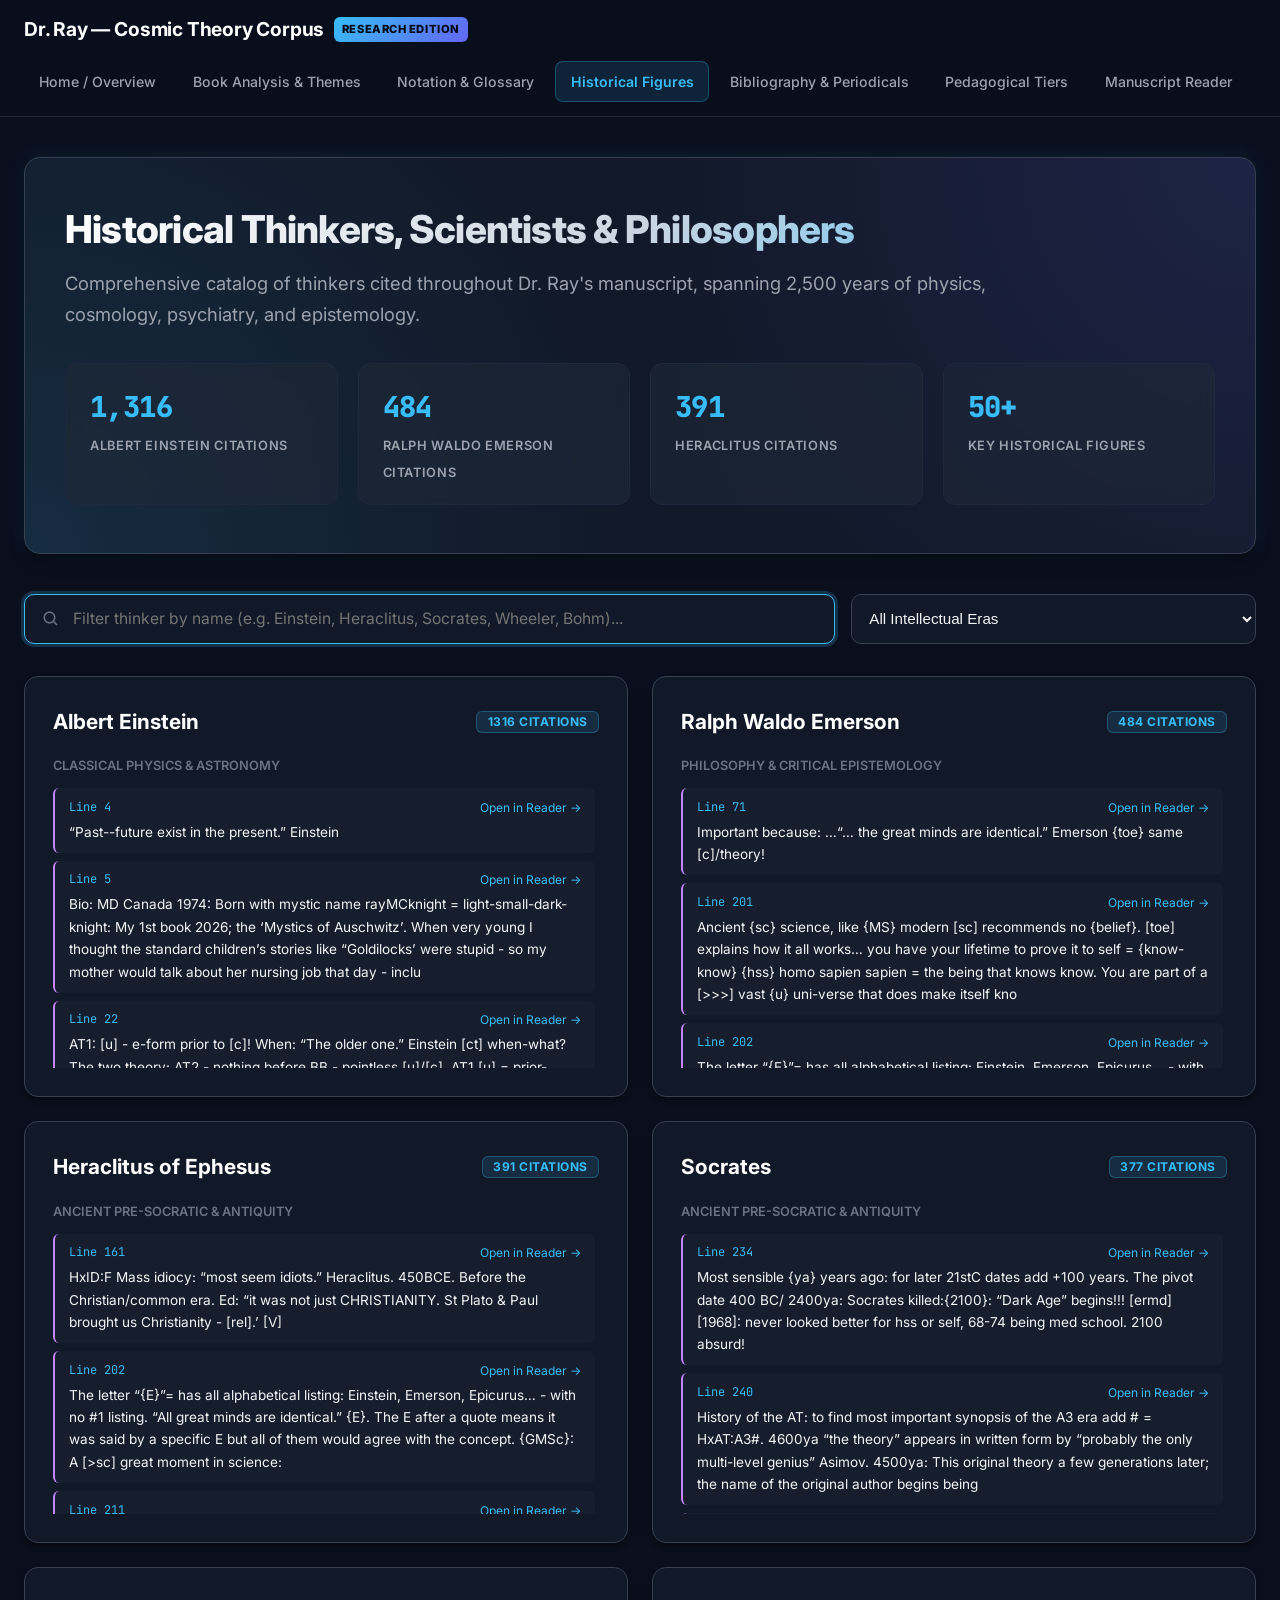
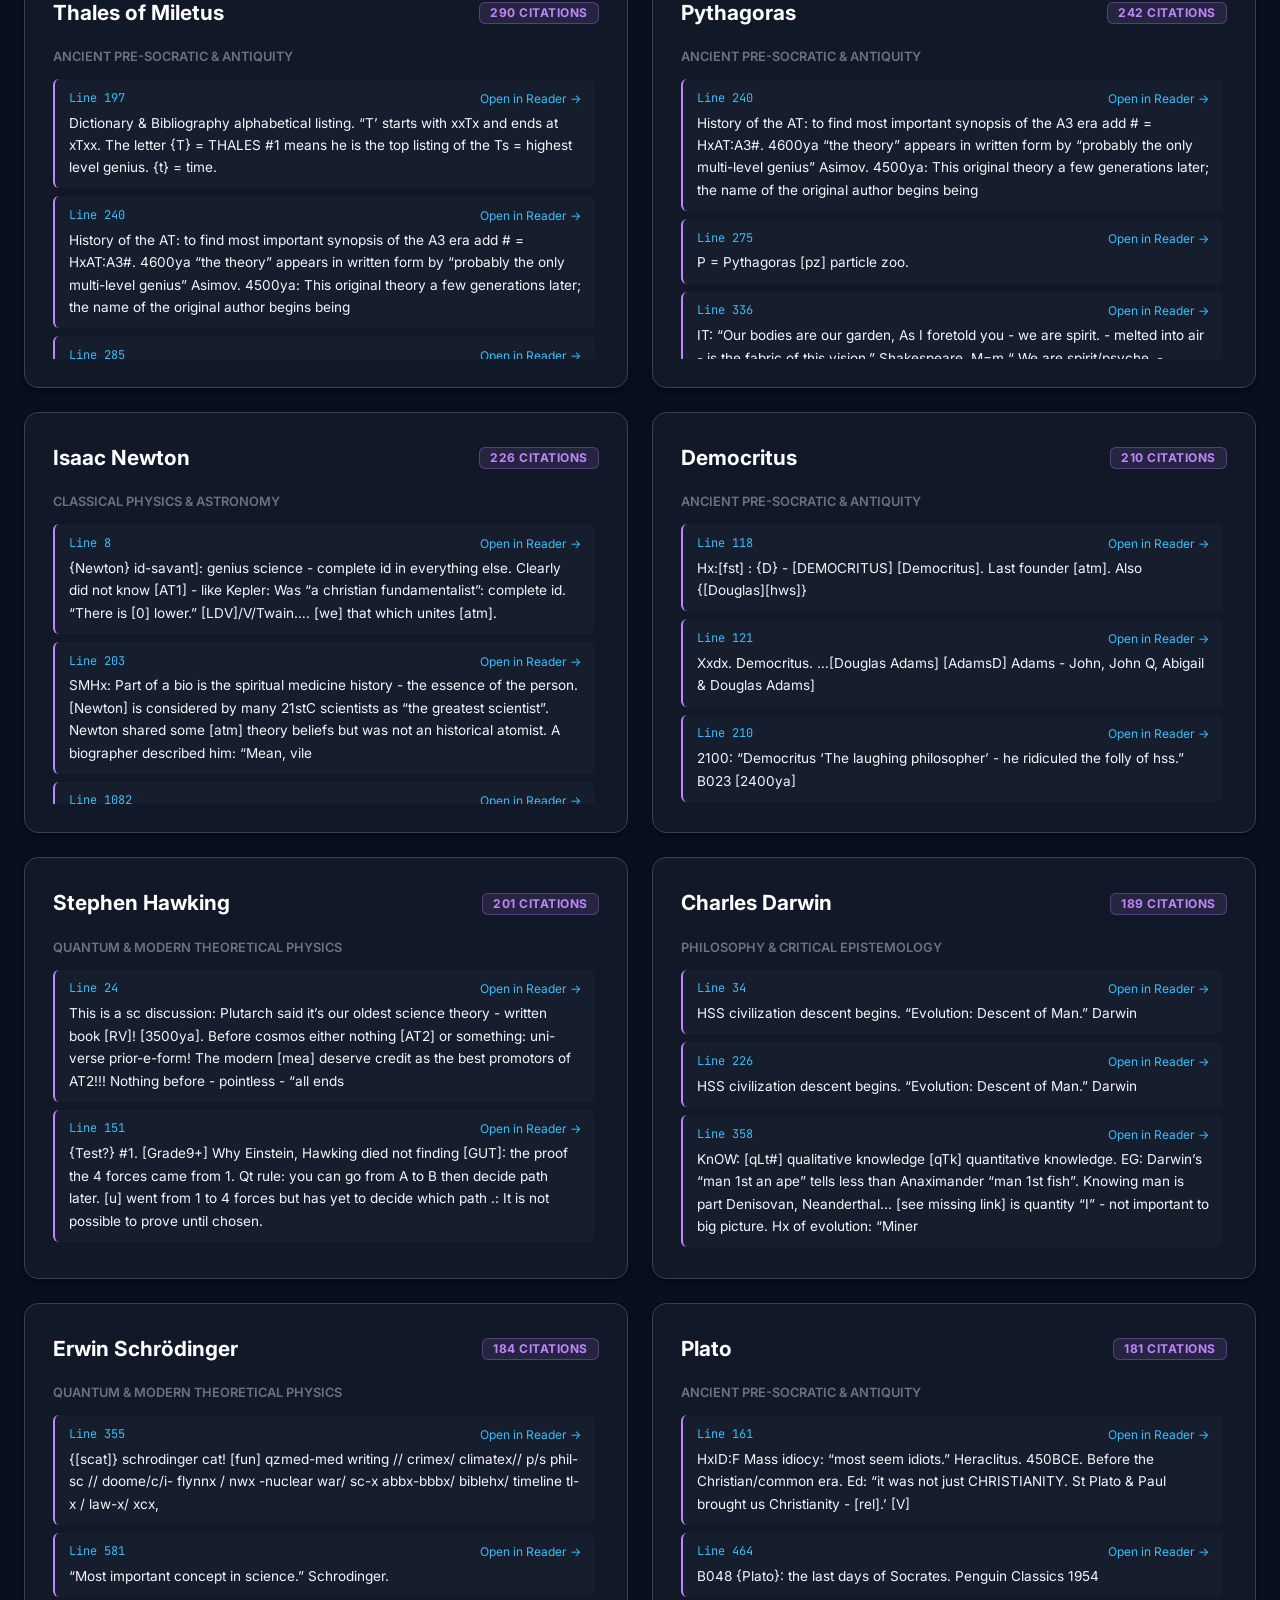
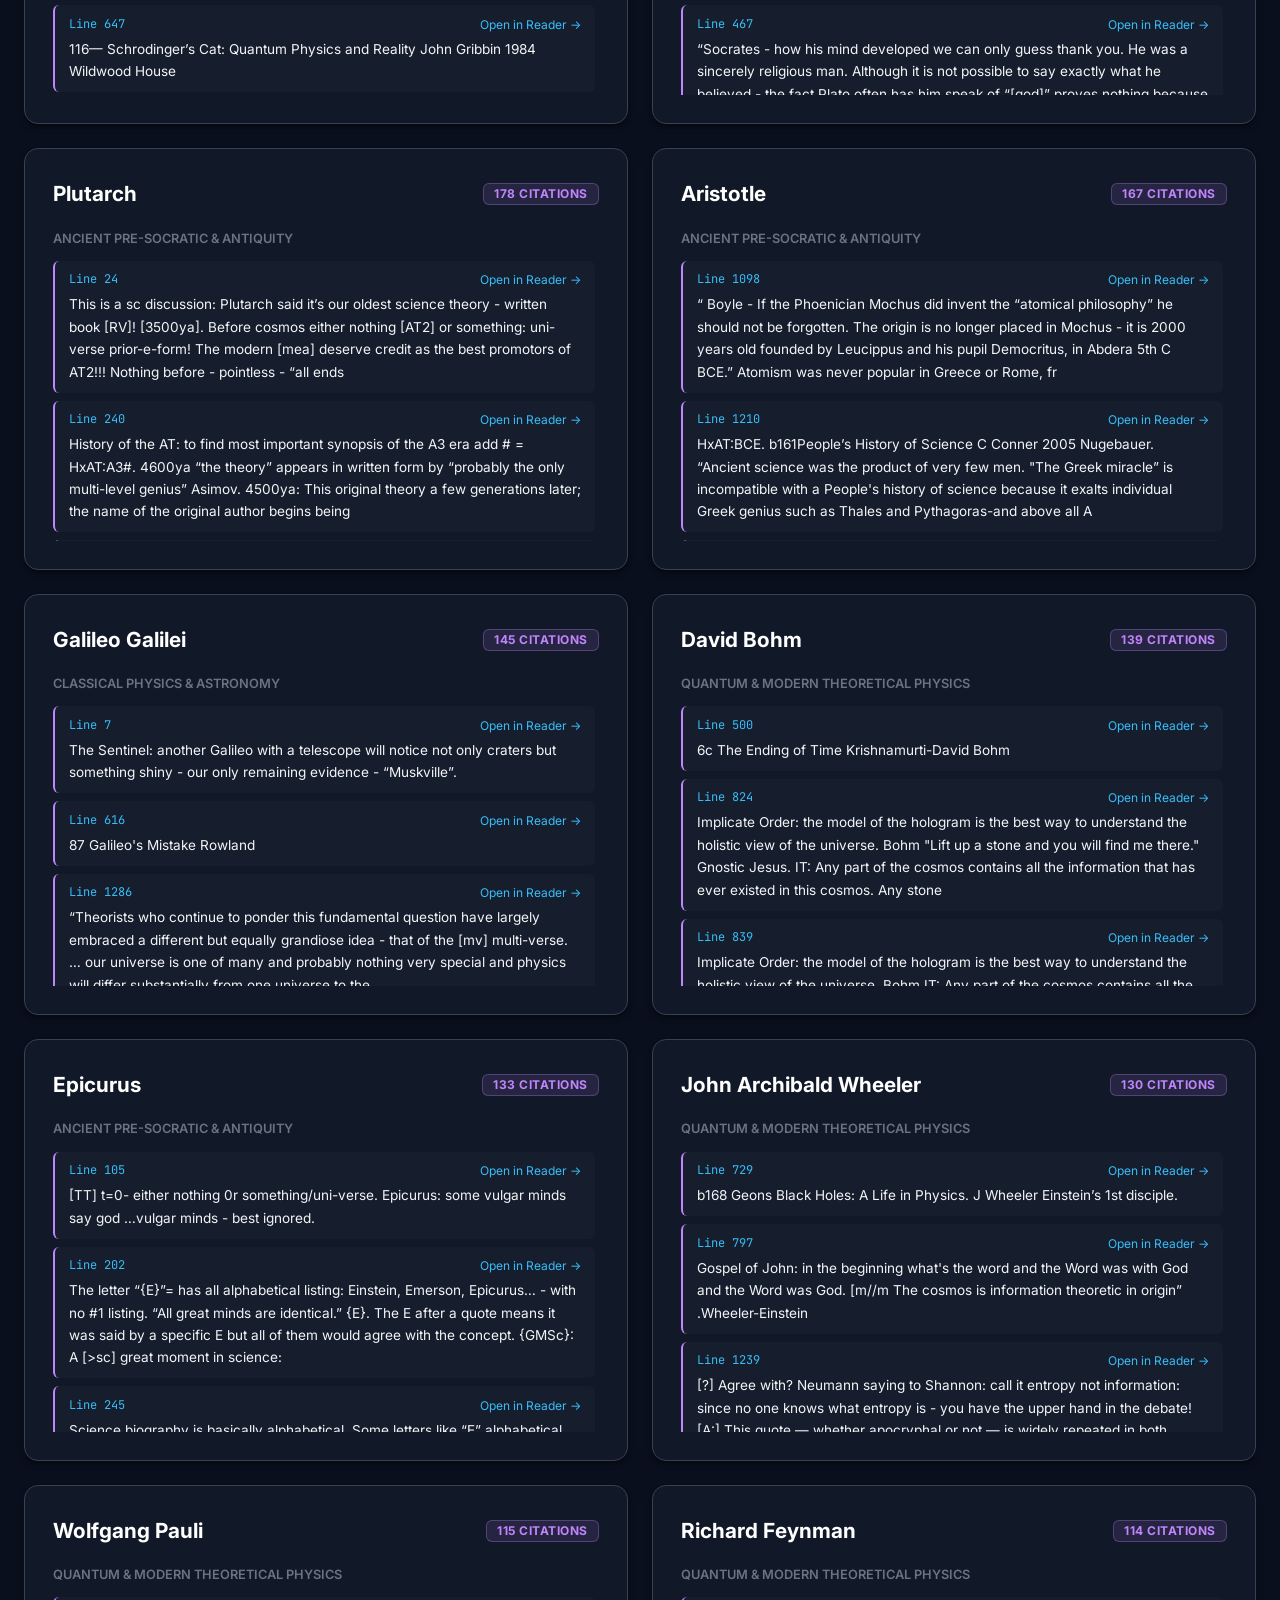
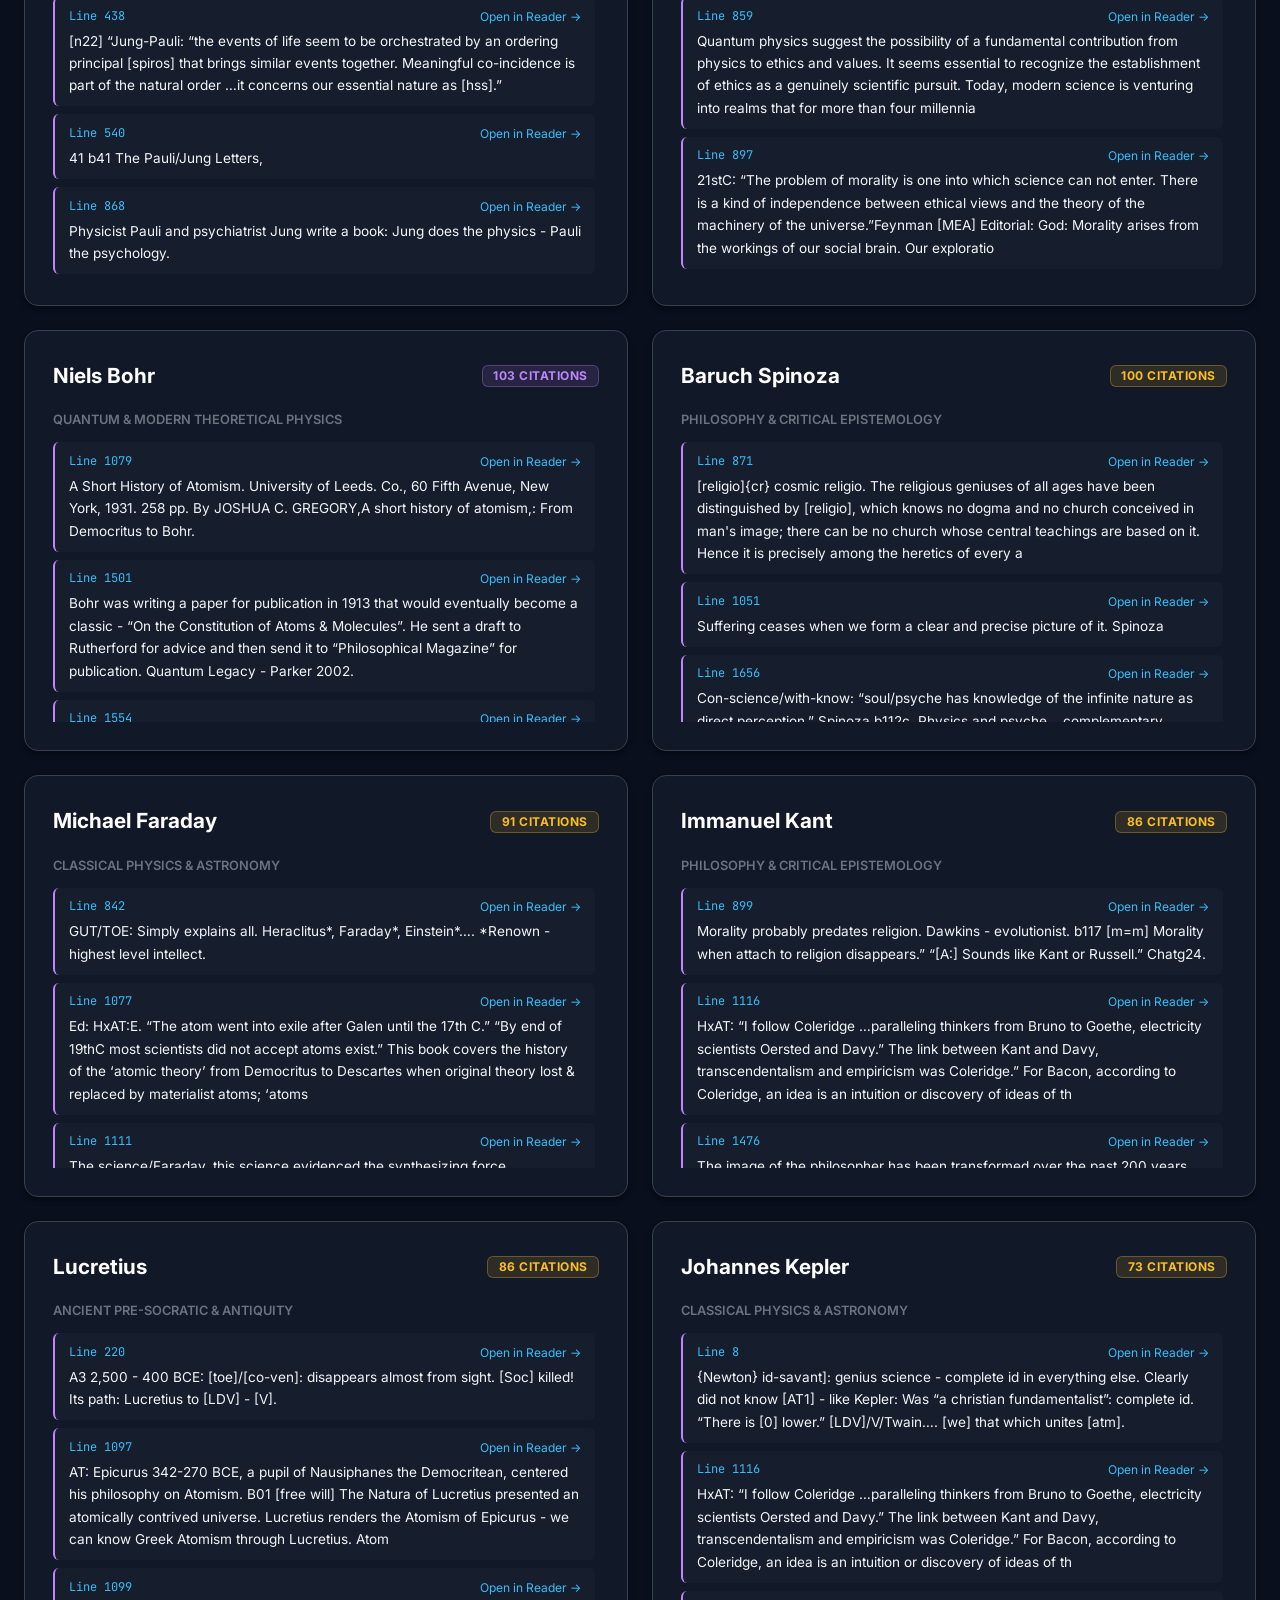
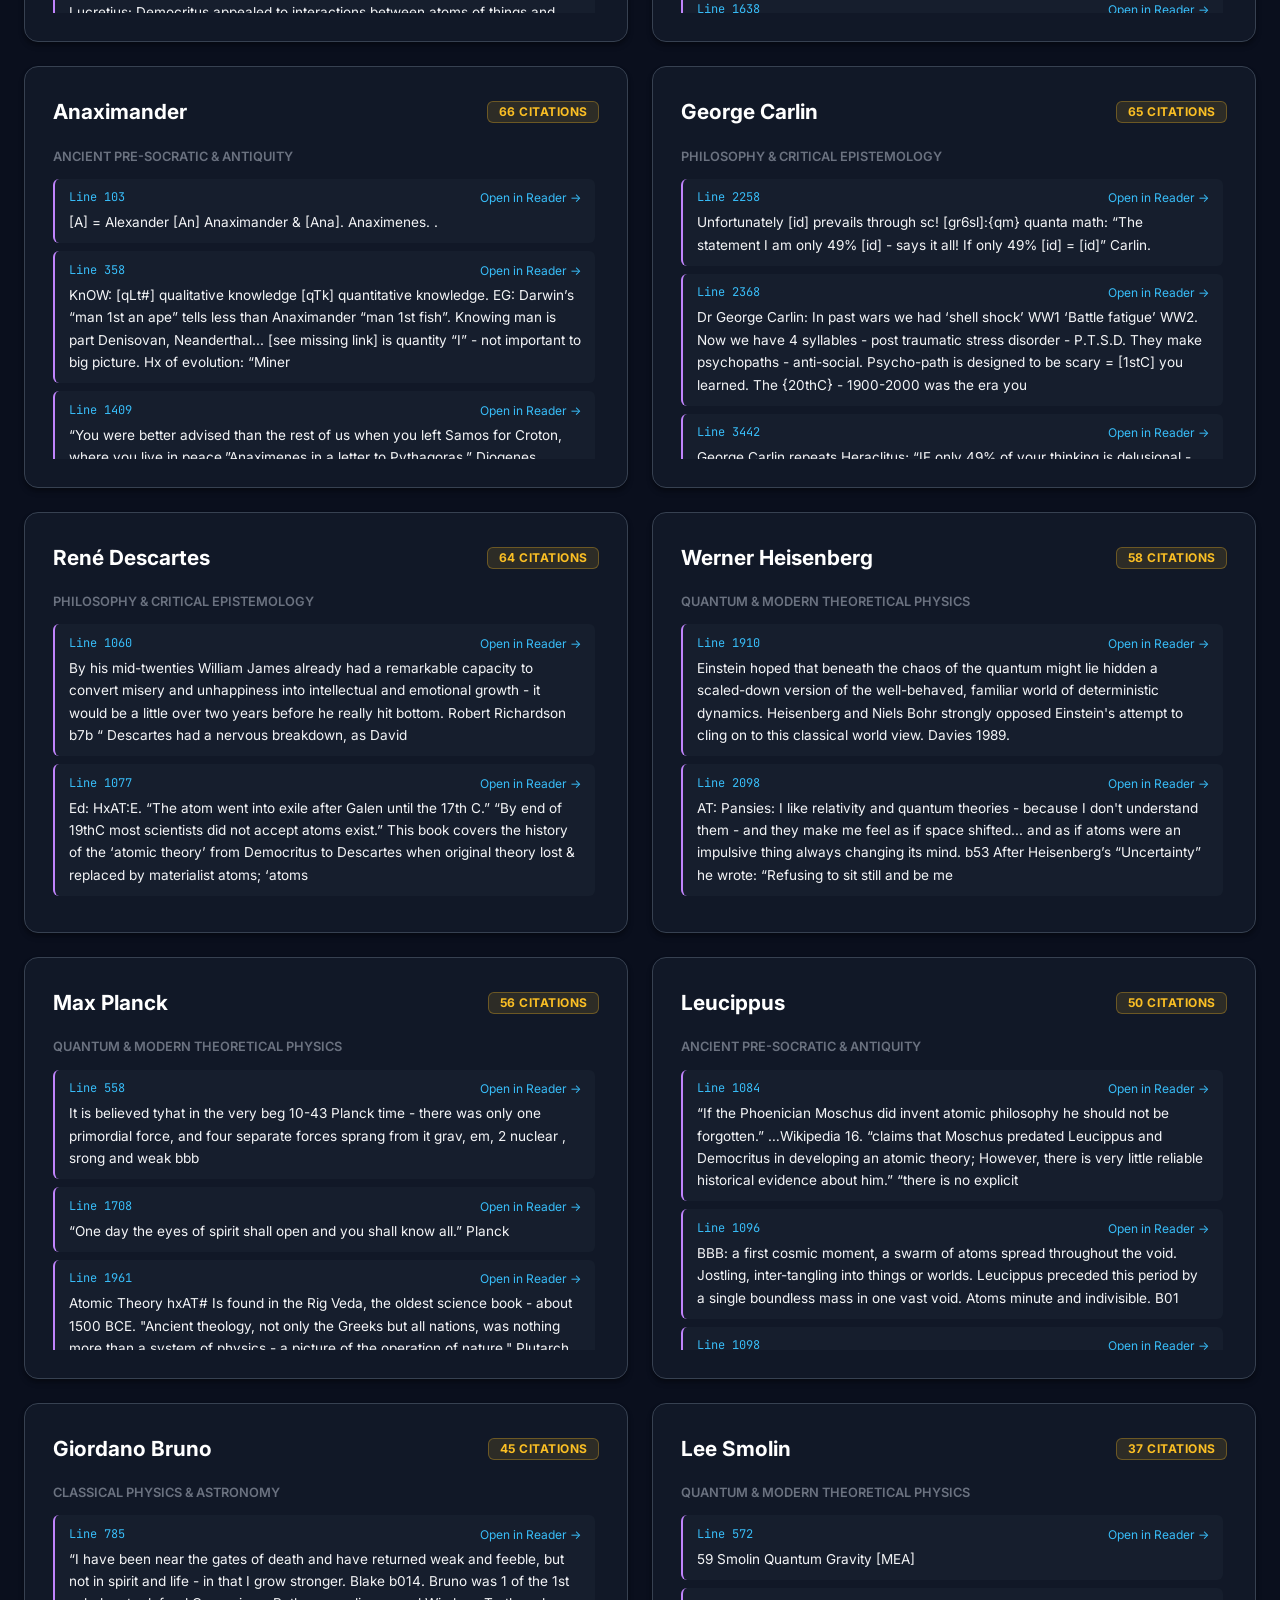
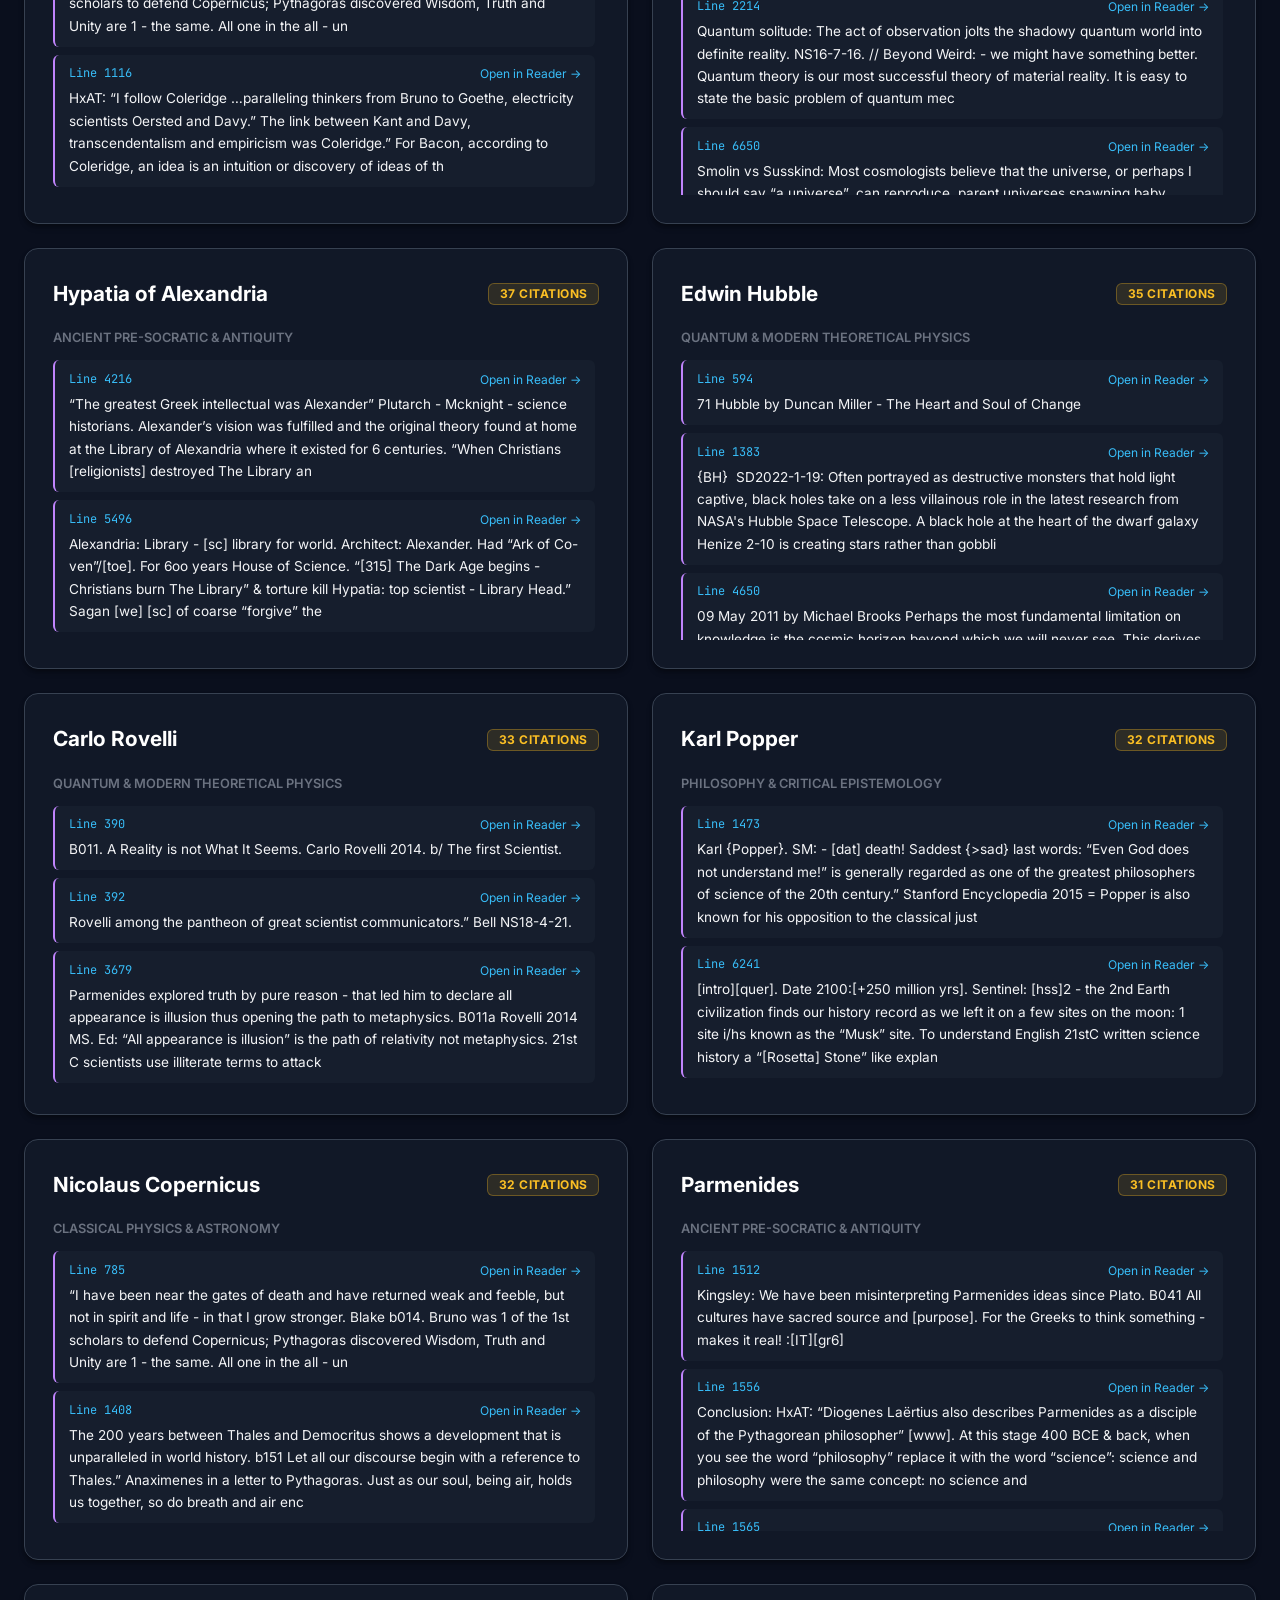
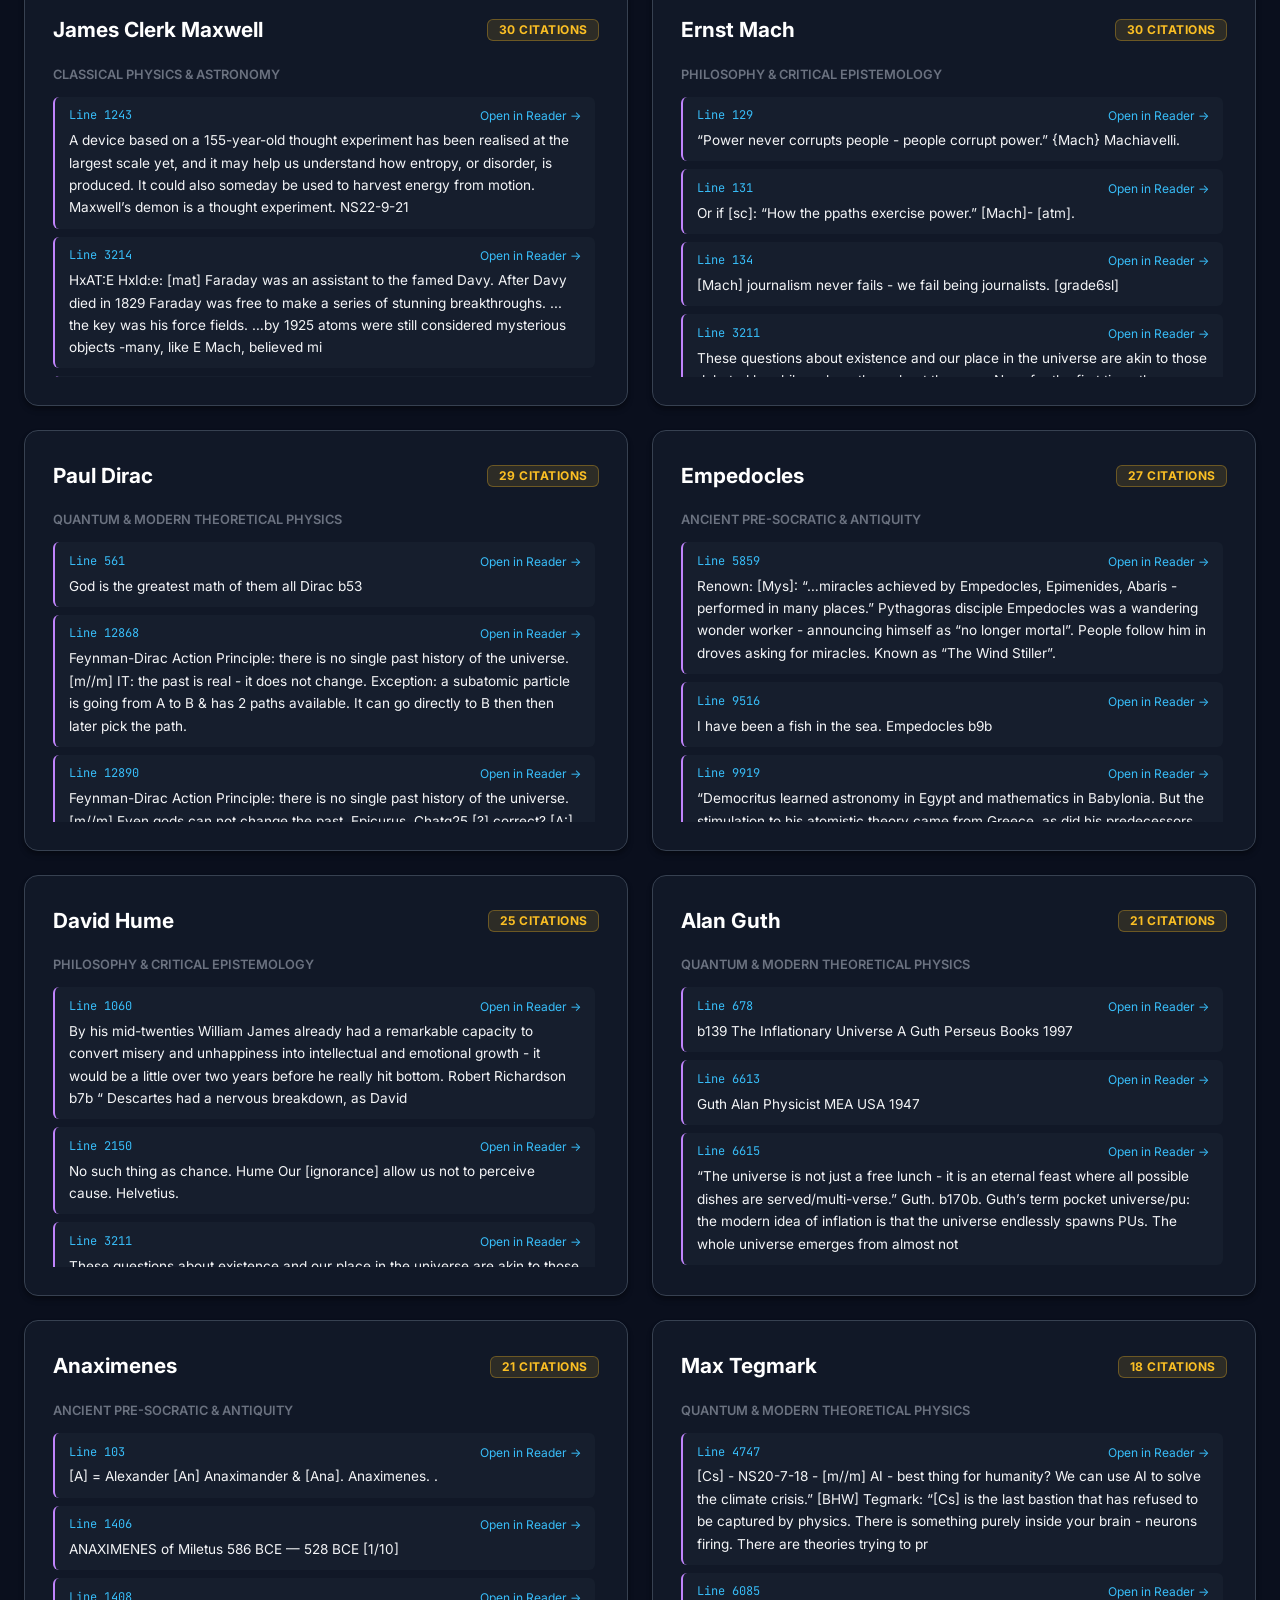
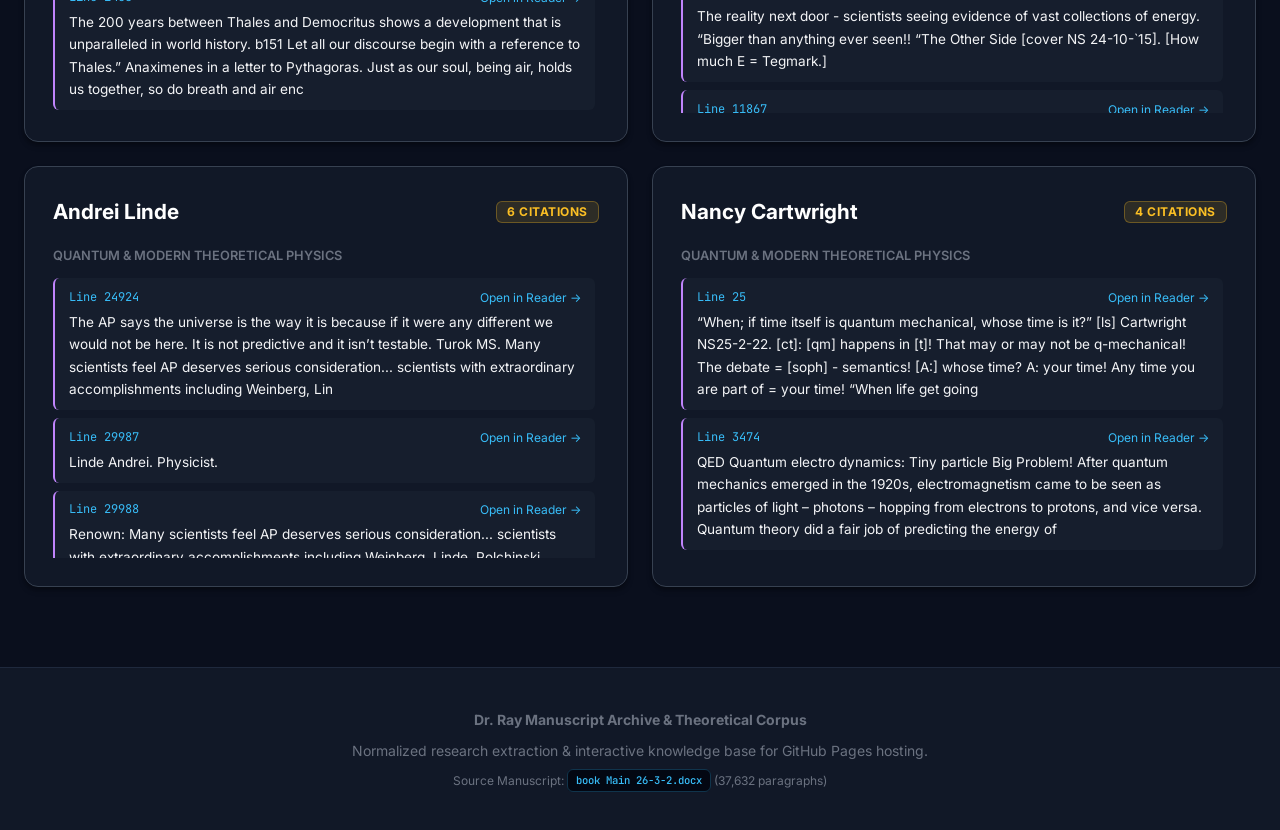
<file: thinkers.html>
<!DOCTYPE html>
<html lang="en">
<head>
  <meta charset="UTF-8">
  <meta name="viewport" content="width=device-width, initial-scale=1.0">
  <title>Historical Figures & Thinkers Index | Dr. Ray Theoretical Archive</title>
  <link rel="stylesheet" href="css/style.css">
  <link rel="preconnect" href="https://fonts.googleapis.com">
  <link rel="preconnect" href="https://fonts.gstatic.com" crossorigin>
</head>
<body>
<header class="site-header">
  <div class="header-container">
    <a href="index.html" class="brand-title">
      <span>Dr. Ray — Cosmic Theory Corpus</span>
      <span class="badge">Research Edition</span>
    </a>
    <nav class="main-nav">
      <a href="index.html">Home / Overview</a>
      <a href="core_theories.html">Book Analysis & Themes</a>
      <a href="glossary.html">Notation & Glossary</a>
      <a href="thinkers.html" class="active">Historical Figures</a>
      <a href="bibliography.html">Bibliography & Periodicals</a>
      <a href="pedagogy.html">Pedagogical Tiers</a>
      <a href="reader.html">Manuscript Reader</a>
    </nav>
  </div>
</header>

<main class="main-wrapper">
  <div class="hero">
    <h1>Historical Thinkers, Scientists & Philosophers</h1>
    <p class="lead">
      Comprehensive catalog of thinkers cited throughout Dr. Ray's manuscript, spanning 2,500 years of physics, 
      cosmology, psychiatry, and epistemology.
    </p>
    <div class="hero-stats">
      <div class="stat-box">
        <span class="number">1,316</span>
        <span class="label">Albert Einstein Citations</span>
      </div>
      <div class="stat-box">
        <span class="number">484</span>
        <span class="label">Ralph Waldo Emerson Citations</span>
      </div>
      <div class="stat-box">
        <span class="number">391</span>
        <span class="label">Heraclitus Citations</span>
      </div>
      <div class="stat-box">
        <span class="number">50+</span>
        <span class="label">Key Historical Figures</span>
      </div>
    </div>
  </div>

  <div style="display: flex; gap: 1rem; flex-wrap: wrap; margin-bottom: 2rem;">
    <div class="search-box" style="flex: 2; min-width: 280px; margin-bottom: 0;">
      <svg viewBox="0 0 24 24"><path d="M10 18a7.952 7.952 0 0 0 4.897-1.688l4.396 4.396 1.414-1.414-4.396-4.396A7.952 7.952 0 0 0 18 10c0-4.411-3.589-8-8-8s-8 3.589-8 8 3.589 8 8 8zm0-14c3.309 0 6 2.691 6 6s-2.691 6-6 6-6-2.691-6-6 2.691-6 6-6z"/></svg>
      <input type="text" id="thinkerSearch" placeholder="Filter thinker by name (e.g. Einstein, Heraclitus, Socrates, Wheeler, Bohm)..." autofocus>
    </div>
    <div style="flex: 1; min-width: 200px;">
      <select id="eraFilter" style="width: 100%; height: 100%; padding: 0.85rem; background: var(--bg-surface); color: var(--text-main); border: 1px solid var(--border-card); border-radius: 10px; font-size: 0.95rem;">
        <option value="">All Intellectual Eras</option>
        <option value="Ancient Pre-Socratic & Antiquity">Ancient Pre-Socratic & Antiquity</option>
        <option value="Classical Physics & Astronomy">Classical Physics & Astronomy</option>
        <option value="Quantum & Modern Theoretical Physics">Quantum & Modern Physics</option>
        <option value="Philosophy & Critical Epistemology">Philosophy & Critical Epistemology</option>
      </select>
    </div>
  </div>

  <div id="thinkersGrid" class="grid-2">
    <!-- Populated via JS -->
  </div>
</main>

<script>
let thinkersData = [];

async function loadThinkers() {
  try {
    const res = await fetch('data/thinkers.json');
    thinkersData = await res.json();
    renderThinkers();
  } catch (err) {
    console.error('Failed to load thinkers:', err);
  }
}

function renderThinkers() {
  const q = document.getElementById('thinkerSearch').value.toLowerCase().trim();
  const era = document.getElementById('eraFilter').value;
  const container = document.getElementById('thinkersGrid');

  const filtered = thinkersData.filter(t => {
    const matchEra = !era || t.era === era;
    const matchQuery = !q || t.name.toLowerCase().includes(q) || t.citations.some(c => c.snippet.toLowerCase().includes(q));
    return matchEra && matchQuery;
  });

  if (filtered.length === 0) {
    container.innerHTML = '<div style="grid-column: 1 / -1; text-align: center; color: var(--text-muted); padding: 3rem;">No matching thinkers found.</div>';
    return;
  }

  container.innerHTML = filtered.map(t => {
    const badgeClass = t.count > 300 ? 'badge-blue' : (t.count > 100 ? 'badge-purple' : 'badge-gold');
    const citesHtml = t.citations.map(c => `
      <div style="background: rgba(31, 41, 55, 0.4); padding: 0.6rem 0.85rem; border-radius: 6px; border-left: 2px solid var(--accent-purple); margin-bottom: 0.5rem;">
        <div style="display: flex; justify-content: space-between; font-size: 0.75rem; margin-bottom: 0.2rem;">
          <span style="color: var(--accent-cyan); font-family: var(--font-mono);">Line ${c.line}</span>
          <a href="reader.html?line=${c.line}">Open in Reader &rarr;</a>
        </div>
        <div style="font-size: 0.85rem; color: var(--text-main);">${escapeHtml(c.snippet)}</div>
      </div>
    `).join('');

    return `
      <div class="card">
        <div class="card-title">
          <span>${escapeHtml(t.name)}</span>
          <span class="badge-tag ${badgeClass}">${t.count} citations</span>
        </div>
        <div style="font-size: 0.8rem; color: var(--text-dim); text-transform: uppercase; font-weight: 600; margin-bottom: 0.75rem;">
          ${escapeHtml(t.era)}
        </div>
        <div style="max-height: 280px; overflow-y: auto; padding-right: 0.25rem;">
          ${citesHtml}
        </div>
      </div>
    `;
  }).join('');
}

function escapeHtml(str) {
  if (!str) return '';
  return str.replace(/&/g, "&amp;").replace(/</g, "&lt;").replace(/>/g, "&gt;").replace(/"/g, "&quot;");
}

document.getElementById('thinkerSearch').addEventListener('input', renderThinkers);
document.getElementById('eraFilter').addEventListener('change', renderThinkers);

loadThinkers();
</script>

<footer class="site-footer">
  <div style="max-width: 1200px; margin: 0 auto;">
    <p><strong>Dr. Ray Manuscript Archive & Theoretical Corpus</strong></p>
    <p style="margin-top: 0.5rem;">Normalized research extraction & interactive knowledge base for GitHub Pages hosting.</p>
    <p style="margin-top: 0.5rem; font-size: 0.75rem; color: var(--text-dim);">Source Manuscript: <code>book Main  26-3-2.docx</code> (37,632 paragraphs)</p>
  </div>
</footer>
</body>
</html>
</file>
<file: css/style.css>
/* Modern Academic Deep-Slate Dark Theme with Lucide-style polish */
@import url('https://fonts.googleapis.com/css2?family=Inter:wght@300;400;500;600;700;800&family=JetBrains+Mono:wght@400;500;600;700&family=Merriweather:ital,wght@0,300;0,400;0,700;1,300;1,400&display=swap');

:root {
  --bg-primary: #0a0f1d;
  --bg-surface: #111827;
  --bg-card: #1f2937;
  --bg-card-hover: #283548;
  --bg-accent: #1e1b4b;
  --text-main: #f3f4f6;
  --text-muted: #9ca3af;
  --text-dim: #6b7280;
  
  --accent-cyan: #38bdf8;
  --accent-blue: #60a5fa;
  --accent-indigo: #818cf8;
  --accent-gold: #fbbf24;
  --accent-emerald: #34d399;
  --accent-purple: #c084fc;
  --accent-rose: #fb7185;
  
  --border-subtle: #1f293d;
  --border-card: #374151;
  --border-hover: #4b5563;
  --code-bg: #030712;
  
  --font-sans: 'Inter', -apple-system, BlinkMacSystemFont, "Segoe UI", Roboto, sans-serif;
  --font-mono: 'JetBrains Mono', ui-monospace, SFMono-Regular, Menlo, Monaco, Consolas, monospace;
  --font-serif: 'Merriweather', Georgia, Cambria, serif;

  --shadow-sm: 0 1px 2px 0 rgba(0, 0, 0, 0.05);
  --shadow-md: 0 4px 6px -1px rgba(0, 0, 0, 0.3), 0 2px 4px -1px rgba(0, 0, 0, 0.2);
  --shadow-lg: 0 10px 15px -3px rgba(0, 0, 0, 0.4), 0 4px 6px -2px rgba(0, 0, 0, 0.3);
  --shadow-glow: 0 0 25px -5px rgba(56, 189, 248, 0.2);
}

* {
  box-sizing: border-box;
  margin: 0;
  padding: 0;
}

body {
  font-family: var(--font-sans);
  background-color: var(--bg-primary);
  color: var(--text-main);
  line-height: 1.65;
  min-height: 100vh;
  display: flex;
  flex-direction: column;
  -webkit-font-smoothing: antialiased;
}

a {
  color: var(--accent-cyan);
  text-decoration: none;
  transition: all 0.2s ease;
}

a:hover {
  color: #7dd3fc;
  text-decoration: none;
}

/* Header & Sticky Nav */
header.site-header {
  background: rgba(10, 15, 29, 0.92);
  backdrop-filter: blur(12px);
  -webkit-backdrop-filter: blur(12px);
  border-bottom: 1px solid var(--border-subtle);
  position: sticky;
  top: 0;
  z-index: 100;
  padding: 0.85rem 1.5rem;
}

.header-container {
  max-width: 1400px;
  margin: 0 auto;
  display: flex;
  justify-content: space-between;
  align-items: center;
  flex-wrap: wrap;
  gap: 1rem;
}

.brand-title {
  font-size: 1.2rem;
  font-weight: 700;
  color: #ffffff;
  display: flex;
  align-items: center;
  gap: 0.6rem;
  letter-spacing: -0.01em;
}

.brand-title span.badge {
  background: linear-gradient(135deg, #38bdf8 0%, #6366f1 100%);
  color: #030712;
  font-size: 0.7rem;
  font-weight: 800;
  padding: 0.2rem 0.5rem;
  border-radius: 6px;
  text-transform: uppercase;
  letter-spacing: 0.05em;
}

nav.main-nav {
  display: flex;
  gap: 0.35rem;
  flex-wrap: wrap;
}

nav.main-nav a {
  padding: 0.5rem 0.9rem;
  border-radius: 8px;
  font-size: 0.88rem;
  font-weight: 500;
  color: var(--text-muted);
  transition: all 0.2s ease;
  border: 1px solid transparent;
}

nav.main-nav a:hover {
  color: var(--text-main);
  background: rgba(255, 255, 255, 0.05);
}

nav.main-nav a.active {
  background: rgba(56, 189, 248, 0.12);
  color: var(--accent-cyan);
  border-color: rgba(56, 189, 248, 0.3);
  font-weight: 600;
}

/* Main Layout Wrapper */
.main-wrapper {
  max-width: 1400px;
  margin: 0 auto;
  padding: 2.5rem 1.5rem;
  flex: 1;
  width: 100%;
}

/* Hero Section */
.hero {
  background: radial-gradient(circle at top right, rgba(99, 102, 241, 0.15), transparent 50%),
              radial-gradient(circle at bottom left, rgba(56, 189, 248, 0.12), transparent 50%),
              var(--bg-surface);
  border: 1px solid var(--border-card);
  border-radius: 16px;
  padding: 3rem 2.5rem;
  margin-bottom: 2.5rem;
  box-shadow: var(--shadow-lg), var(--shadow-glow);
  position: relative;
  overflow: hidden;
}

.hero h1 {
  font-size: 2.4rem;
  font-weight: 800;
  margin-bottom: 1rem;
  line-height: 1.2;
  letter-spacing: -0.02em;
  background: linear-gradient(135deg, #ffffff 0%, #cbd5e1 50%, #38bdf8 100%);
  -webkit-background-clip: text;
  -webkit-text-fill-color: transparent;
}

.hero p.lead {
  font-size: 1.15rem;
  color: var(--text-muted);
  max-width: 950px;
  line-height: 1.7;
  margin-bottom: 2rem;
}

.hero-stats {
  display: grid;
  grid-template-columns: repeat(auto-fit, minmax(200px, 1fr));
  gap: 1.25rem;
  margin-top: 1.5rem;
}

.stat-box {
  background: rgba(31, 41, 55, 0.6);
  backdrop-filter: blur(8px);
  border: 1px solid var(--border-subtle);
  padding: 1.25rem 1.5rem;
  border-radius: 12px;
  transition: transform 0.2s ease, border-color 0.2s ease;
}

.stat-box:hover {
  transform: translateY(-2px);
  border-color: rgba(56, 189, 248, 0.4);
}

.stat-box .number {
  font-size: 1.8rem;
  font-weight: 800;
  color: var(--accent-cyan);
  display: block;
  font-family: var(--font-mono);
  letter-spacing: -0.02em;
}

.stat-box .label {
  font-size: 0.8rem;
  color: var(--text-muted);
  text-transform: uppercase;
  font-weight: 600;
  letter-spacing: 0.05em;
  margin-top: 0.25rem;
}

/* Grids & Cards */
.grid-2 {
  display: grid;
  grid-template-columns: repeat(auto-fit, minmax(420px, 1fr));
  gap: 1.5rem;
  margin-bottom: 2.5rem;
}

.grid-3 {
  display: grid;
  grid-template-columns: repeat(auto-fit, minmax(320px, 1fr));
  gap: 1.5rem;
  margin-bottom: 2.5rem;
}

.card {
  background: var(--bg-surface);
  border: 1px solid var(--border-card);
  border-radius: 14px;
  padding: 1.75rem;
  box-shadow: var(--shadow-md);
  transition: transform 0.2s ease, border-color 0.2s ease, box-shadow 0.2s ease;
  position: relative;
}

.card:hover {
  border-color: rgba(56, 189, 248, 0.5);
  box-shadow: var(--shadow-lg), 0 0 15px -3px rgba(56, 189, 248, 0.15);
}

.card-title {
  font-size: 1.3rem;
  font-weight: 700;
  margin-bottom: 1rem;
  color: #ffffff;
  display: flex;
  align-items: center;
  justify-content: space-between;
  gap: 0.75rem;
}

/* Tables */
.table-container {
  overflow-x: auto;
  background: var(--bg-surface);
  border: 1px solid var(--border-card);
  border-radius: 12px;
  margin: 1.5rem 0;
  box-shadow: var(--shadow-sm);
}

table {
  width: 100%;
  border-collapse: collapse;
  text-align: left;
  font-size: 0.92rem;
}

thead {
  background: #182234;
  border-bottom: 2px solid var(--border-card);
}

th, td {
  padding: 1rem 1.25rem;
  border-bottom: 1px solid var(--border-subtle);
  vertical-align: top;
}

th {
  font-weight: 700;
  color: var(--text-main);
  text-transform: uppercase;
  font-size: 0.75rem;
  letter-spacing: 0.06em;
}

tr:hover td {
  background: rgba(255, 255, 255, 0.02);
}

/* Badges & Tokens */
code, .token-pill {
  font-family: var(--font-mono);
  background: var(--code-bg);
  padding: 0.2rem 0.5rem;
  border-radius: 6px;
  font-size: 0.88em;
  color: var(--accent-cyan);
  border: 1px solid rgba(56, 189, 248, 0.25);
  font-weight: 500;
}

.badge-tag {
  display: inline-flex;
  align-items: center;
  padding: 0.25rem 0.65rem;
  border-radius: 6px;
  font-size: 0.75rem;
  font-weight: 700;
  text-transform: uppercase;
  letter-spacing: 0.04em;
  line-height: 1;
}

.badge-blue { background: rgba(56, 189, 248, 0.12); color: #38bdf8; border: 1px solid rgba(56, 189, 248, 0.3); }
.badge-gold { background: rgba(251, 191, 36, 0.12); color: #fbbf24; border: 1px solid rgba(251, 191, 36, 0.3); }
.badge-green { background: rgba(52, 211, 153, 0.12); color: #34d399; border: 1px solid rgba(52, 211, 153, 0.3); }
.badge-purple { background: rgba(192, 132, 252, 0.12); color: #c084fc; border: 1px solid rgba(192, 132, 252, 0.3); }
.badge-rose { background: rgba(251, 113, 133, 0.12); color: #fb7185; border: 1px solid rgba(251, 113, 133, 0.3); }

/* Search and Inputs */
.search-box {
  position: relative;
  margin-bottom: 1.5rem;
}

.search-box input {
  width: 100%;
  padding: 0.9rem 1.25rem 0.9rem 3rem;
  background: var(--bg-surface);
  border: 1px solid var(--border-card);
  border-radius: 10px;
  color: var(--text-main);
  font-size: 0.98rem;
  outline: none;
  transition: all 0.2s ease;
  font-family: var(--font-sans);
}

.search-box input:focus {
  border-color: var(--accent-cyan);
  box-shadow: 0 0 0 3px rgba(56, 189, 248, 0.2);
}

.search-box svg {
  position: absolute;
  left: 1.1rem;
  top: 50%;
  transform: translateY(-50%);
  width: 18px;
  height: 18px;
  fill: var(--text-dim);
  pointer-events: none;
}

/* Quotes and Blockquotes */
blockquote {
  border-left: 3px solid var(--accent-cyan);
  padding: 0.85rem 1.25rem;
  margin: 1rem 0;
  background: rgba(31, 41, 55, 0.4);
  border-radius: 0 8px 8px 0;
  font-family: var(--font-serif);
  font-style: italic;
  color: #d1d5db;
  font-size: 0.95rem;
  line-height: 1.7;
}

/* Footer */
footer.site-footer {
  background: var(--bg-surface);
  border-top: 1px solid var(--border-subtle);
  padding: 2.5rem 1.5rem;
  text-align: center;
  color: var(--text-dim);
  font-size: 0.875rem;
  margin-top: auto;
}

@media (max-width: 768px) {
  .grid-2, .grid-3 {
    grid-template-columns: 1fr;
  }
  .hero h1 {
    font-size: 1.85rem;
  }
  .hero {
    padding: 2rem 1.5rem;
  }
}
</file>
